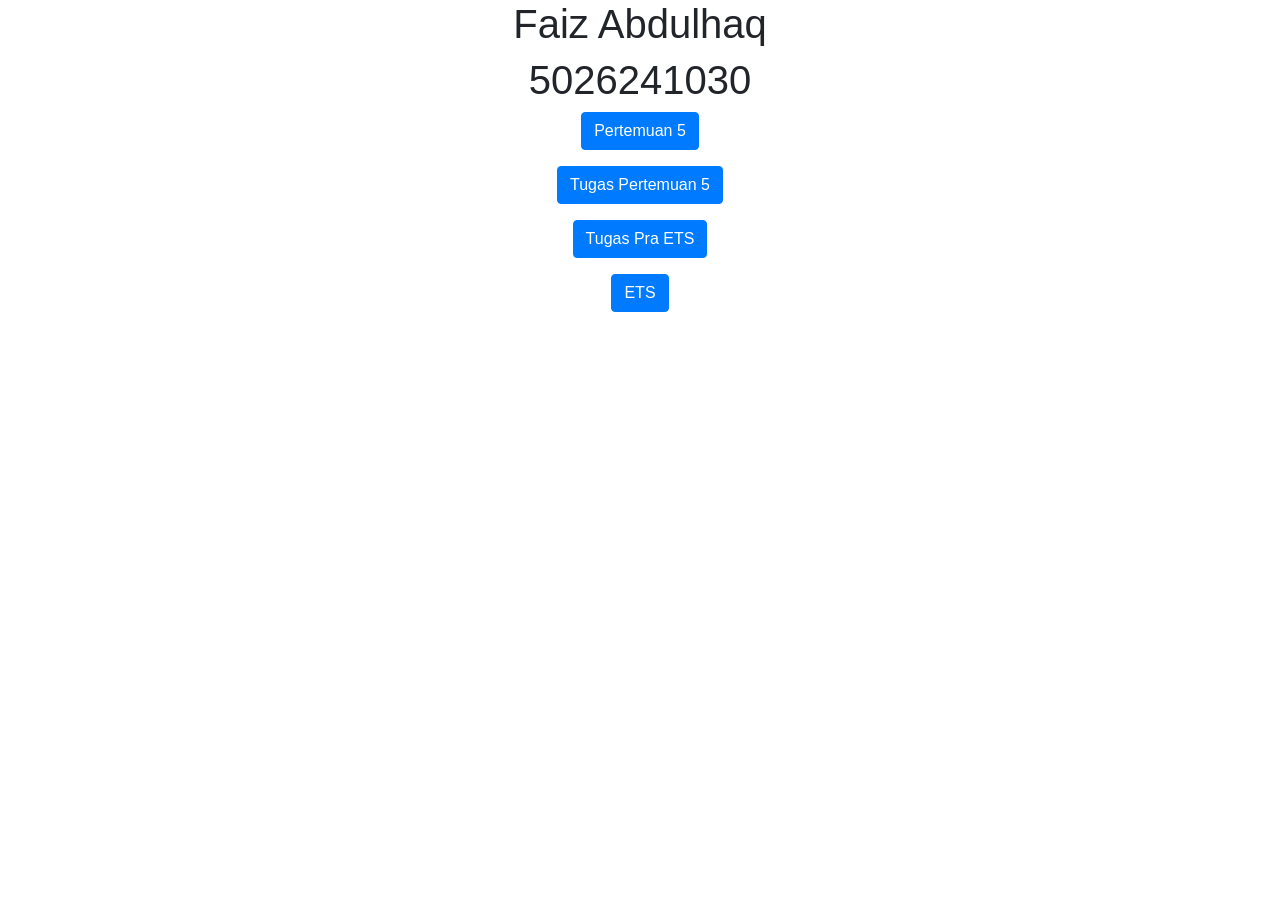
<file: index.html>
<!DOCTYPE html>
<html lang="en">
<head>
  <title>5026241030</title>
  <meta charset="utf-8">
  <meta name="viewport" content="width=device-width, initial-scale=1">
  <link rel="stylesheet" href="https://cdn.jsdelivr.net/npm/bootstrap@4.6.2/dist/css/bootstrap.min.css">
  <script src="https://cdn.jsdelivr.net/npm/jquery@3.7.1/dist/jquery.slim.min.js"></script>
  <script src="https://cdn.jsdelivr.net/npm/popper.js@1.16.1/dist/umd/popper.min.js"></script>
  <script src="https://cdn.jsdelivr.net/npm/bootstrap@4.6.2/dist/js/bootstrap.bundle.min.js"></script>
</head>

<body>

    <div class="container">
<center>
    <h1>Faiz Abdulhaq</h1>
    <h1>5026241030</h1>
    <p><a href="pertemuan5.html" target="_blank" class="btn btn-primary">Pertemuan 5</button></a><br></p>
    <p><a href="linktree.html" target="_blank" class="btn btn-primary">Tugas Pertemuan 5</button></a><br></p>
    <p><a href="tugas_ets.html" target="_blank" class="btn btn-primary">Tugas Pra ETS</button></a><br></p>
    <p><a href="5026241030.html" target="_blank" class="btn btn-primary">ETS</button></a></p>
</center>
    </div>

</body>

</html>
</file>
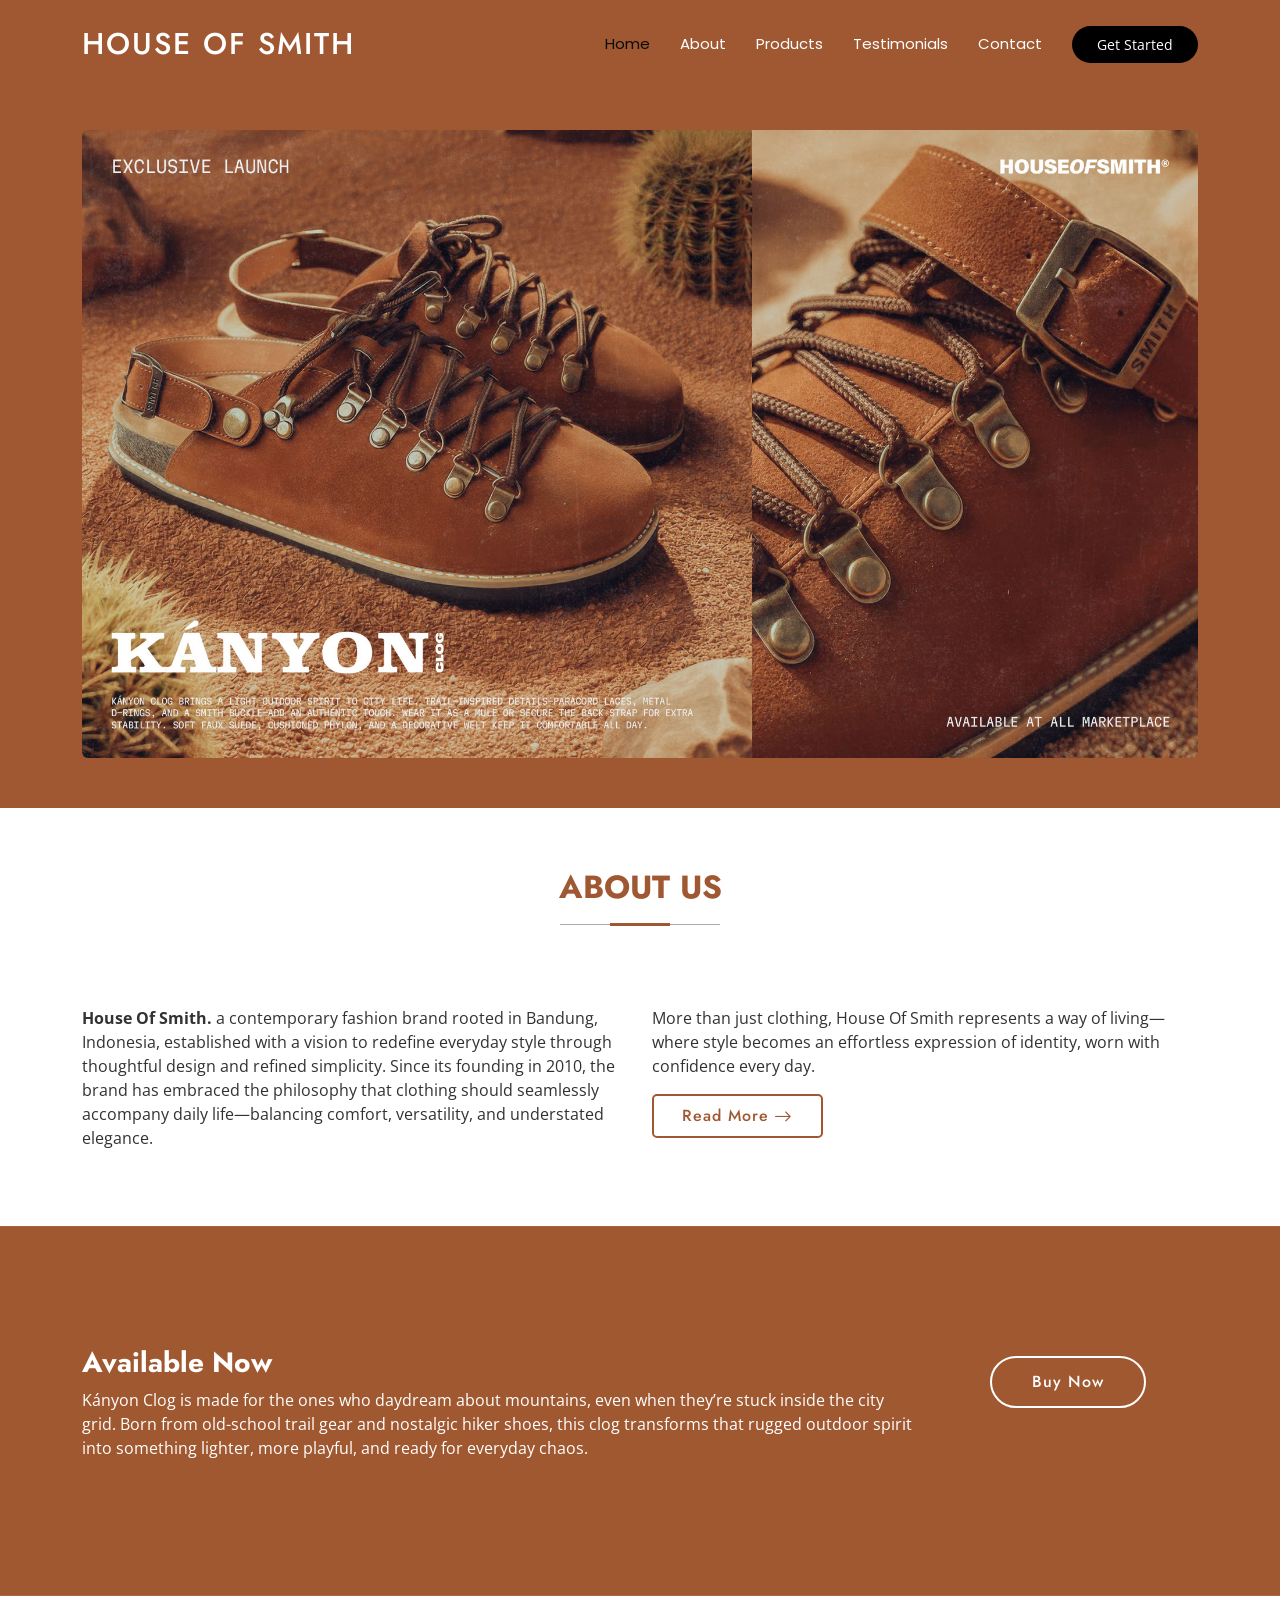
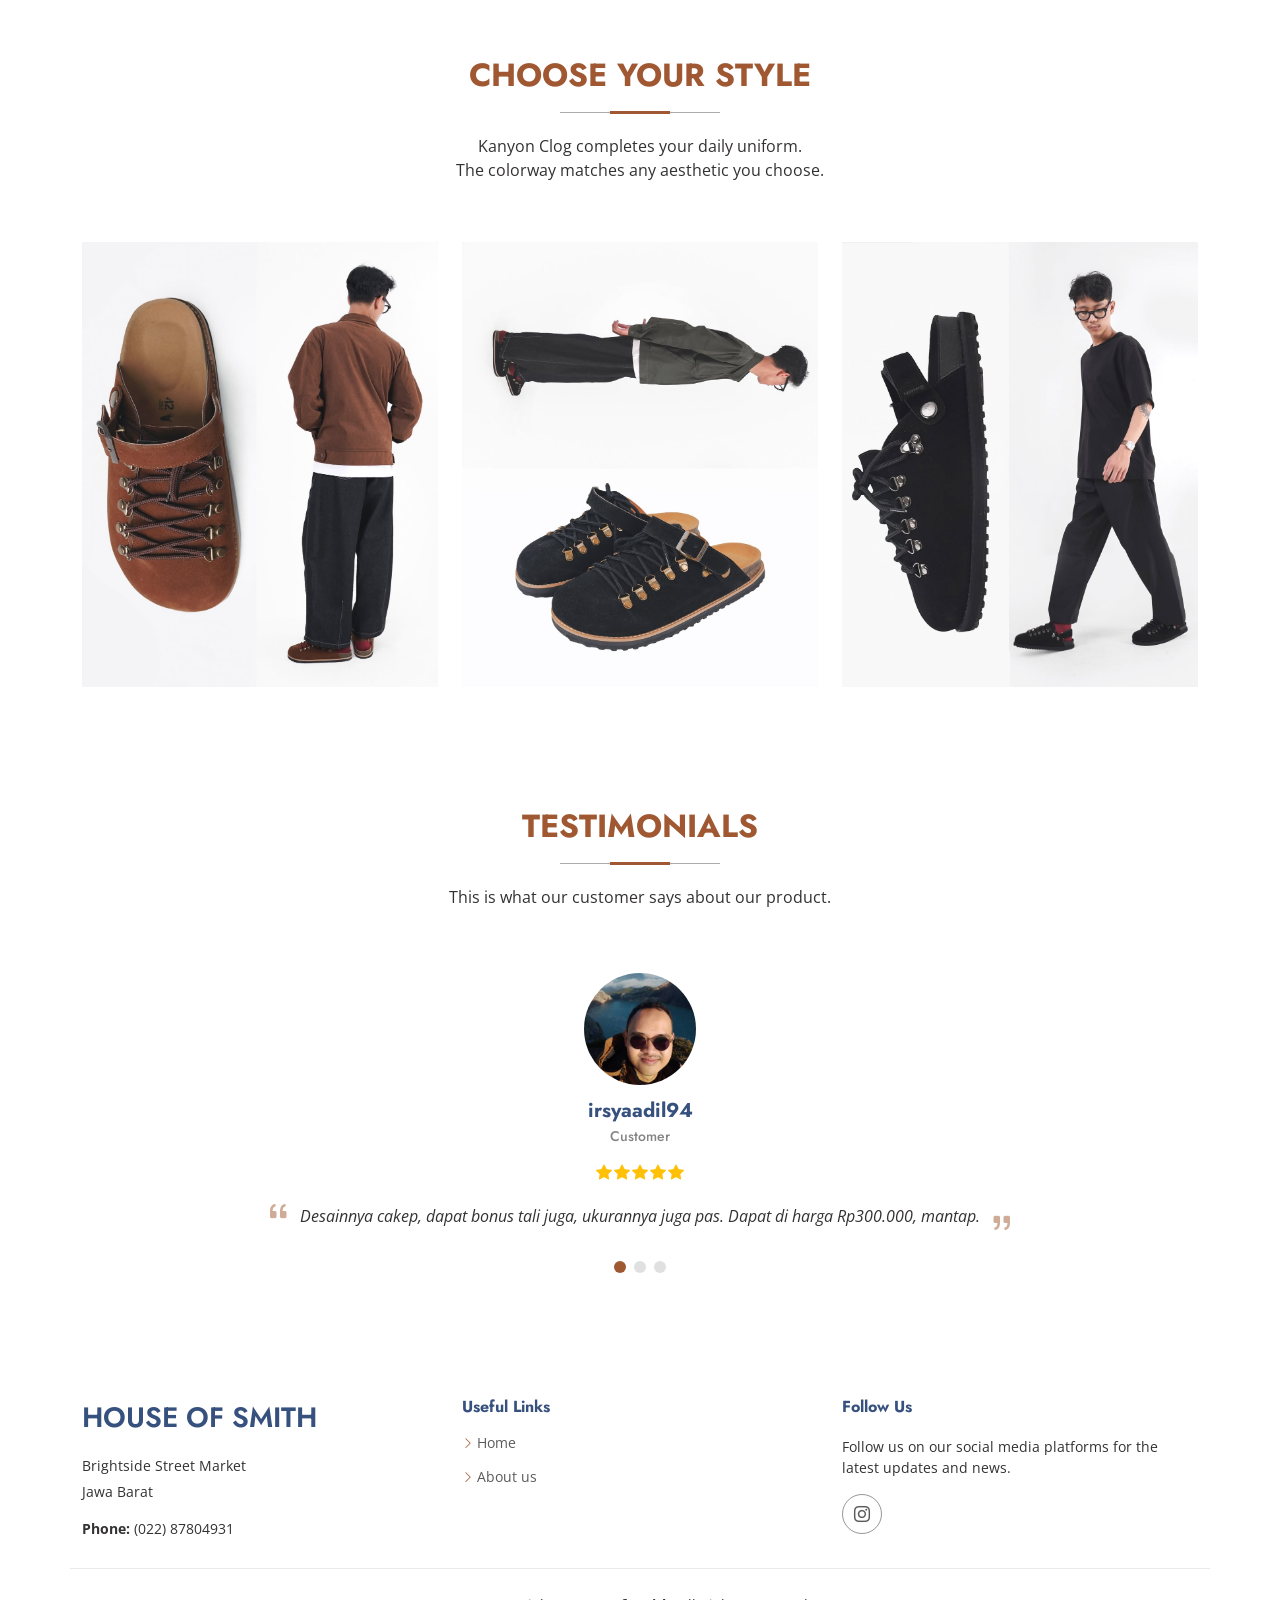
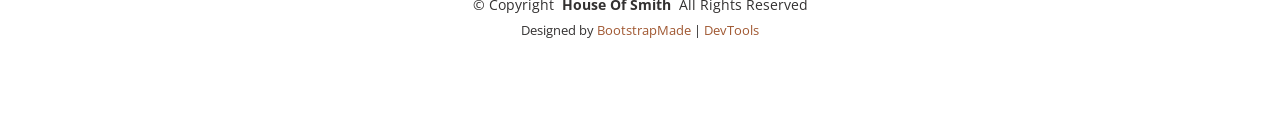
<file: tugas_ets.html>
<!DOCTYPE html>
<html lang="en">

<head>
  <meta charset="utf-8">
  <meta content="width=device-width, initial-scale=1.0" name="viewport">
  <title>House Of Smith</title>
  <meta name="description" content="">
  <meta name="keywords" content="">

  <!-- Favicons -->
  <link href="assetsIG/img/monkey2.0.png " rel="icon">
  <link href="assetsIG/img/apple-touch-icon.png" rel="apple-touch-icon">

  <!-- Fonts -->
  <link href="https://fonts.googleapis.com" rel="preconnect">
  <link href="https://fonts.gstatic.com" rel="preconnect" crossorigin>
  <link href="https://fonts.googleapis.com/css2?family=Open+Sans:ital,wght@0,300;0,400;0,500;0,600;0,700;0,800;1,300;1,400;1,500;1,600;1,700;1,800&family=Poppins:ital,wght@0,100;0,200;0,300;0,400;0,500;0,600;0,700;0,800;0,900;1,100;1,200;1,300;1,400;1,500;1,600;1,700;1,800;1,900&family=Jost:ital,wght@0,100;0,200;0,300;0,400;0,500;0,600;0,700;0,800;0,900;1,100;1,200;1,300;1,400;1,500;1,600;1,700;1,800;1,900&display=swap" rel="stylesheet">

  <!-- Vendor CSS Files -->
  <link href="assetsIG/vendor/bootstrap/css/bootstrap.min.css" rel="stylesheet">
  <link href="assetsIG/vendor/bootstrap-icons/bootstrap-icons.css" rel="stylesheet">
  <link href="assetsIG/vendor/aos/aos.css" rel="stylesheet">
  <link href="assetsIG/vendor/glightbox/css/glightbox.min.css" rel="stylesheet">
  <link href="assetsIG/vendor/swiper/swiper-bundle.min.css" rel="stylesheet">

  <!-- Main CSS File -->
  <link href="assetsIG/css/main.css" rel="stylesheet">

  <!-- =======================================================
  * Template Name: Arsha
  * Template URL: https://bootstrapmade.com/arsha-free-bootstrap-html-template-corporate/
  * Updated: Feb 22 2025 with Bootstrap v5.3.3
  * Author: BootstrapMade.com
  * License: https://bootstrapmade.com/license/
  ======================================================== -->
</head>

<body class="index-page">

  <header id="header" class="header d-flex align-items-center fixed-top">
    <div class="container-fluid container-xl position-relative d-flex align-items-center">

      <a href="index.html" class="logo d-flex align-items-center me-auto">
        <!-- Uncomment the line below if you also wish to use an image logo -->
        <!-- <img src="assets/img/logo.webp" alt=""> -->
        <h1 class="sitename">House Of Smith</h1>
      </a>

      <nav id="navmenu" class="navmenu">
        <ul>
          <li><a href="#hero" class="active">Home</a></li>
          <li><a href="#about">About</a></li>
          <li><a href="#portfolio">Products</a></li>
          <li><a href="#testimonials">Testimonials</a></li>
          </li>
          <li><a href="#footer">Contact</a></li>
        </ul>
        <i class="mobile-nav-toggle d-xl-none bi bi-list"></i>
      </nav>

      <a class="btn-getstarted" href="https://linktr.ee/houseofsmithbdg ">Get Started</a>

    </div>
  </header>

  <main class="main">

    <!-- Hero Section -->
    <section id="hero" class="hero section dark-background">

      <div class="container">
        <div class="row gy-4">
          <div class=" order-1 order-lg-2 hero-img " data-aos="zoom-out" data-aos-delay="200">
            <img src="assetsIG/img/sandal.png" class="img-fluid animated rounded" alt="">
          </div>
        </div>
      </div>

    </section><!-- /Hero Section -->

    <!-- About Section -->
    <section id="about" class="about section">

      <!-- Section Title -->
      <div class="container section-title" data-aos="fade-up">
        <h2>About Us</h2>
      </div><!-- End Section Title -->

      <div class="container">

        <div class="row gy-4">

          <div class="col-lg-6 content" data-aos="fade-up" data-aos-delay="100">
            <p>
              <b>House Of Smith.</b> a contemporary fashion brand rooted in Bandung, Indonesia, established with a vision to redefine everyday style through thoughtful design and refined simplicity. 
              Since its founding in 2010, the brand has embraced the philosophy that clothing should seamlessly accompany daily life—balancing comfort, versatility, and understated elegance.
            </p>
          </div>

          <div class="col-lg-6" data-aos="fade-up" data-aos-delay="200">
            <p>More than just clothing, House Of Smith represents a way of living—where style becomes an effortless expression of identity, worn with confidence every day.</p>
            <a href="https://houseofsmith.co.id/" class="read-more"><span>Read More</span><i class="bi bi-arrow-right"></i></a>
          </div>

        </div>

      </div>

    </section><!-- /About Section -->

    <section id="call-to-action" class="call-to-action section dark-background">

      <img src="assetsIG/img/bg/call.webp" alt="">

      <div class="container">

        <div class="row" data-aos="zoom-in" data-aos-delay="100">
          <div class="col-xl-9 text-center text-xl-start">
            <h3>Available Now</h3>
            <p>Kányon Clog is made for the ones who daydream about mountains, even when they’re stuck inside the city grid. Born from old-school trail gear and nostalgic hiker shoes, this clog transforms that rugged outdoor spirit into something lighter, more playful, and ready for everyday chaos.</div>
          <div class="col-xl-3 cta-btn-container text-center">
            <a class="cta-btn align-middle" href="https://houseofsmith.co.id/product/house-of-smith-sandal-clog-pria-kanyon-clog/">Buy Now</a>
          </div>
        </div>

      </div>

    </section><!-- /Call To Action Section -->

    <!-- Portfolio Section -->
    <section id="portfolio" class="portfolio section">

      <!-- Section Title -->
      <div class="container section-title" data-aos="fade-up">
        <h2>Choose Your Style</h2>
        <p>Kanyon Clog completes your daily uniform.</p>
         <p>The colorway matches any aesthetic you choose.</p>
      </div><!-- End Section Title -->

      <div class="container">

        <div class="isotope-layout" data-default-filter="*" data-layout="masonry" data-sort="original-order">


          <div class="row gy-4 isotope-container" data-aos="fade-up" data-aos-delay="200">

            <div class="col-lg-4 col-md-6 portfolio-item isotope-item filter-app">
              <img src="assetsIG/img/portfolio/kiri.webp" class="img-fluid" alt="">
              <div class="portfolio-info">
                <h4>Desert Camel</h4>
                <a href="assetsIG/img/portfolio/kiri.webp" title="Desert Camel" data-gallery="portfolio-gallery-app" class="glightbox preview-link"><i class="bi bi-zoom-in"></i></a>
                <a href="https://www.instagram.com/p/DXqiWY4Exql/?img_index=4" title="More Details" class="details-link"><i class="bi bi-link-45deg"></i></a>
              </div>
            </div><!-- End Portfolio Item -->

            <div class="col-lg-4 col-md-6 portfolio-item isotope-item filter-app">
              <img src="assetsIG/img/portfolio/kanan.webp" class="img-fluid" alt="">
              <div class="portfolio-info">
                <h4>Obsidian Black</h4>
                <a href="assetsIG/img/portfolio/kanan.webp" title="Obsidian Black" data-gallery="portfolio-gallery-app" class="glightbox preview-link"><i class="bi bi-zoom-in"></i></a>
                <a href="https://www.instagram.com/p/DXqiWY4Exql/?img_index=3" title="More Details" class="details-link"><i class="bi bi-link-45deg"></i></a>
              </div>
            </div><!-- End Portfolio Item -->

            <div class="col-lg-4 col-md-6 portfolio-item isotope-item filter-app">
              <img src="assetsIG/img/portfolio/tengah.webp" class="img-fluid" alt="">
              <div class="portfolio-info">
                <h4>Triple Black</h4>
                <a href="assetsIG/img/portfolio/tengah.webp" title="Triple Black" data-gallery="portfolio-gallery-app" class="glightbox preview-link"><i class="bi bi-zoom-in"></i></a>
                <a href="https://www.instagram.com/p/DXqiWY4Exql/?img_index=2" title="More Details" class="details-link"><i class="bi bi-link-45deg"></i></a>
              </div>
            </div><!-- End Portfolio Item -->


          </div><!-- End Portfolio Container -->

        </div>

      </div>

    </section><!-- /Portfolio Section -->

    <section id="testimonials" class="testimonials section">

      <!-- Section Title -->
      <div class="container section-title" data-aos="fade-up">
        <h2>Testimonials</h2>
        <p>This is what our customer says about our product.</p>
      </div><!-- End Section Title -->

      <div class="container" data-aos="fade-up" data-aos-delay="100">

        <div class="swiper init-swiper">
          <script type="application/json" class="swiper-config">
            {
              "loop": true,
              "speed": 600,
              "autoplay": {
                "delay": 5000
              },
              "slidesPerView": "auto",
              "pagination": {
                "el": ".swiper-pagination",
                "type": "bullets",
                "clickable": true
              }
            }
          </script>
          <div class="swiper-wrapper">

            <div class="swiper-slide">
              <div class="testimonial-item">
                <img src="assetsIG/img/irsyad.png" class="testimonial-img" alt="">
                <h3>irsyaadil94</h3>
                <h4>Customer</h4>
                <div class="stars">
                  <i class="bi bi-star-fill"></i><i class="bi bi-star-fill"></i><i class="bi bi-star-fill"></i><i class="bi bi-star-fill"></i><i class="bi bi-star-fill"></i>
                </div>
                <p>
                  <i class="bi bi-quote quote-icon-left"></i>
                  <span>Desainnya cakep, dapat bonus tali juga, ukurannya juga pas. Dapat di harga Rp300.000, mantap.</span>
                  <i class="bi bi-quote quote-icon-right"></i>
                </p>
              </div>
            </div><!-- End testimonial item -->

            <div class="swiper-slide">
              <div class="testimonial-item">
                <img src="assetsIG/img/person/customer2.png" class="testimonial-img" alt="">
                <h3>alif313dudung</h3>
                <h4>Customer</h4>
                <div class="stars">
                  <i class="bi bi-star-fill"></i><i class="bi bi-star-fill"></i><i class="bi bi-star-fill"></i><i class="bi bi-star-fill"></i><i class="bi bi-star-fill"></i>
                </div>
                <p>
                  <i class="bi bi-quote quote-icon-left"></i>
                  <span>Sendal yang pas buat dipakai santai, sepedaan, nongkrong, cocok untuk tampil keren</span>
                  <i class="bi bi-quote quote-icon-right"></i>
                </p>
              </div>
            </div><!-- End testimonial item -->

            <div class="swiper-slide">
              <div class="testimonial-item">
                <img src="assetsIG/img/person/customer3.png" class="testimonial-img" alt="">
                <h3>arifhidayatulloh351</h3>
                <h4>Customer</h4>
                <div class="stars">
                  <i class="bi bi-star-fill"></i><i class="bi bi-star-fill"></i><i class="bi bi-star-fill"></i><i class="bi bi-star-fill"></i><i class="bi bi-star-fill"></i>
                </div>
                <p>
                  <i class="bi bi-quote quote-icon-left"></i>
                  <span>Solusi terbaik kalo ngantor malas pakai sepatu tinggal pakai dan auto kalcer.</span>
                  <i class="bi bi-quote quote-icon-right"></i>
                </p>
              </div>
            </div><!-- End testimonial item -->


          </div>
          <div class="swiper-pagination"></div>
        </div>

      </div>

    </section><!-- /Testimonials Section -->


  </main>


  <footer id="footer" class="footer">

    <div class="container footer-top">
      <div class="row gy-4">
        <div class="col-lg-4 col-md-6 footer-about">
          <a href="index.html" class="d-flex align-items-center">
            <span class="sitename">House Of Smith</span>
          </a>
          <div class="footer-contact pt-3">
            <p>Brightside Street Market</p>
            <p>Jawa Barat</p>
            <p class="mt-3"><strong>Phone:</strong> <span>(022) 87804931</span></p>
          </div>
        </div>

        <div class="col-lg-2 col-md-3 footer-links">
          <h4>Useful Links</h4>
          <ul>
            <li><i class="bi bi-chevron-right"></i> <a href="#">Home</a></li>
            <li><i class="bi bi-chevron-right"></i> <a href="https://houseofsmith.co.id/">About us</a></li>
          </ul>
        </div>

        <div class="col-lg-2 col-md-3 footer-links">
        </div>

        <div class="col-lg-4 col-md-12">
          <h4>Follow Us</h4>
          <p>Follow us on our social media platforms for the latest updates and news.</p>
          <div class="social-links d-flex">
            <a href="https://www.instagram.com/houseofsmithbdg/"><i class="bi bi-instagram"></i></a>
          </div>
        </div>

      </div>
    </div>

    <div class="container copyright text-center mt-4">
      <p>© <span>Copyright</span> <strong class="px-1 sitename">House Of Smith</strong> <span>All Rights Reserved</span></p>
      <div class="credits">
        <!-- All the links in the footer should remain intact. -->
        <!-- You can delete the links only if you've purchased the pro version. -->
        <!-- Licensing information: https://bootstrapmade.com/license/ -->
        <!-- Purchase the pro version with working PHP/AJAX contact form: [buy-url] -->
        Designed by <a href="https://bootstrapmade.com/">BootstrapMade</a> | <a href="https://bootstrapmade.com/tools/">DevTools</a>
      </div>
    </div>

  </footer>
    <!-- Scroll Top -->
    <a href="#" id="scroll-top" class="scroll-top d-flex align-items-center justify-content-center"><i
            class="bi bi-arrow-up-short"></i></a>

  <!-- Preloader -->
  <div id="preloader"></div>

  <!-- Vendor JS Files -->
  <script src="assetsIG/vendor/bootstrap/js/bootstrap.bundle.min.js"></script>
  <script src="assetsIG/vendor/php-email-form/validate.js"></script>
  <script src="assetsIG/vendor/aos/aos.js"></script>
  <script src="assetsIG/vendor/glightbox/js/glightbox.min.js"></script>
  <script src="assetsIG/vendor/swiper/swiper-bundle.min.js"></script>
  <script src="assetsIG/vendor/waypoints/noframework.waypoints.js"></script>
  <script src="assetsIG/vendor/imagesloaded/imagesloaded.pkgd.min.js"></script>
  <script src="assetsIG/vendor/isotope-layout/isotope.pkgd.min.js"></script>

  <!-- Main JS File -->
  <script src="assetsIG/js/main.js"></script>

</body>

</html>
</file>
<file: assetsIG/css/main.css>
/**
* Template Name: Arsha
* Template URL: https://bootstrapmade.com/arsha-free-bootstrap-html-template-corporate/
* Updated: Feb 22 2025 with Bootstrap v5.3.3
* Author: BootstrapMade.com
* License: https://bootstrapmade.com/license/
*/

/*--------------------------------------------------------------
# Font & Color Variables
# Help: https://bootstrapmade.com/color-system/
--------------------------------------------------------------*/
/* Fonts */
:root {
  --default-font: "Open Sans",  system-ui, -apple-system, "Segoe UI", Roboto, "Helvetica Neue", Arial, "Noto Sans", "Liberation Sans", sans-serif, "Apple Color Emoji", "Segoe UI Emoji", "Segoe UI Symbol", "Noto Color Emoji";
  --heading-font: "Jost",  sans-serif;
  --nav-font: "Poppins",  sans-serif;
}

/* Global Colors - The following color variables are used throughout the website. Updating them here will change the color scheme of the entire website */
:root { 
  --background-color: #ffffff; /* Background color for the entire website, including individual sections */
  --default-color: #333131; /* Default color used for the majority of the text content across the entire website */
  --heading-color: #37517e; /* Color for headings, subheadings and title throughout the website */
  --accent-color: #A05832; /* Accent color that represents your brand on the website. It's used for buttons, links, and other elements that need to stand out */
  --surface-color: #ffffff; /* The surface color is used as a background of boxed elements within sections, such as cards, icon boxes, or other elements that require a visual separation from the global background. */
  --contrast-color: #000000; /* Contrast color for text, ensuring readability against backgrounds of accent, heading, or default colors. */
}

/* Nav Menu Colors - The following color variables are used specifically for the navigation menu. They are separate from the global colors to allow for more customization options */
:root {
  --nav-color: #ffffff;  /* The default color of the main navmenu links */
  --nav-hover-color: #0a0a0a; /* Applied to main navmenu links when they are hovered over or active */
  --nav-mobile-background-color: #000000; /* Used as the background color for mobile navigation menu */
  --nav-dropdown-background-color: #ffffff; /* Used as the background color for dropdown items that appear when hovering over primary navigation items */
  --nav-dropdown-color: #444444; /* Used for navigation links of the dropdown items in the navigation menu. */
  --nav-dropdown-hover-color: #47b2e4; /* Similar to --nav-hover-color, this color is applied to dropdown navigation links when they are hovered over. */
}

/* Color Presets - These classes override global colors when applied to any section or element, providing reuse of the sam color scheme. */

.light-background {
  --background-color: #f5f6f8;
  --surface-color: #ffffff;
}

.dark-background {
  --background-color: #A05832;
  --default-color: #ffffff;
  --heading-color: #ffffff;
  --surface-color: #A05832;
  --contrast-color: #ffffff;
}

/* Smooth scroll */
:root {
  scroll-behavior: smooth;
}

/*--------------------------------------------------------------
# General Styling & Shared Classes
--------------------------------------------------------------*/
body {
  color: var(--default-color);
  background-color: var(--background-color);
  font-family: var(--default-font);
}

a {
  color: var(--accent-color);
  text-decoration: none;
  transition: 0.3s;
}

a:hover {
  color: color-mix(in srgb, var(--accent-color), transparent 25%);
  text-decoration: none;
}

h1,
h2,
h3,
h4,
h5,
h6 {
  color: var(--heading-color);
  font-family: var(--heading-font);
}

/* PHP Email Form Messages
------------------------------*/
.php-email-form .error-message {
  display: none;
  background: #df1529;
  color: #ffffff;
  text-align: left;
  padding: 15px;
  margin-bottom: 24px;
  font-weight: 600;
}

.php-email-form .sent-message {
  display: none;
  color: #ffffff;
  background: #059652;
  text-align: center;
  padding: 15px;
  margin-bottom: 24px;
  font-weight: 600;
}

.php-email-form .loading {
  display: none;
  background: var(--surface-color);
  text-align: center;
  padding: 15px;
  margin-bottom: 24px;
}

.php-email-form .loading:before {
  content: "";
  display: inline-block;
  border-radius: 50%;
  width: 24px;
  height: 24px;
  margin: 0 10px -6px 0;
  border: 3px solid var(--accent-color);
  border-top-color: var(--surface-color);
  animation: php-email-form-loading 1s linear infinite;
}

@keyframes php-email-form-loading {
  0% {
    transform: rotate(0deg);
  }

  100% {
    transform: rotate(360deg);
  }
}

/*--------------------------------------------------------------
# Global Header
--------------------------------------------------------------*/
.header {
  --background-color: #3d4d6a;
  --heading-color: #ffffff;
  color: var(--default-color);
  background-color: var(--background-color);
  padding: 15px 0;
  transition: all 0.5s;
  z-index: 997;
}

.header .logo {
  line-height: 1;
}

.header .logo img {
  max-height: 36px;
  margin-right: 8px;
}

.header .logo h1 {
  font-size: 30px;
  margin: 0;
  font-weight: 500;
  color: var(--heading-color);
  letter-spacing: 2px;
  text-transform: uppercase;
}

.header .btn-getstarted,
.header .btn-getstarted:focus {
  color:  #ffffff;
  background: #000000;
  font-size: 14px;
  padding: 8px 25px;
  margin: 0 0 0 30px;
  border-radius: 50px;
  transition: 0.3s;
}

.header .btn-getstarted:hover,
.header .btn-getstarted:focus:hover {
  color: var(--contrast-color);
  background: color-mix(in srgb, var(--accent-color), transparent 15%);
}

@media (max-width: 1200px) {
  .header .logo {
    order: 1;
  }

  .header .btn-getstarted {
    order: 2;
    margin: 0 15px 0 0;
    padding: 6px 15px;
  }

  .header .navmenu {
    order: 3;
  }
}

/* Index Page Header
------------------------------*/
.index-page .header {
  --background-color: rgb(160, 88, 50);
  --heading-color: #ffffff;
  --nav-color: #ffffff;
}

/* Index Page Header on Scroll
------------------------------*/
.index-page.scrolled .header {
  --background-color: rgba(14, 14, 14, 0.9);
}

/*--------------------------------------------------------------
# Navigation Menu
--------------------------------------------------------------*/
/* Desktop Navigation */
@media (min-width: 1200px) {
  .navmenu {
    padding: 0;
  }

  .navmenu ul {
    margin: 0;
    padding: 0;
    display: flex;
    list-style: none;
    align-items: center;
  }

  .navmenu li {
    position: relative;
  }

  .navmenu a,
  .navmenu a:focus {
    color: var(--nav-color);
    padding: 18px 15px;
    font-size: 15px;
    font-family: var(--nav-font);
    font-weight: 400;
    display: flex;
    align-items: center;
    justify-content: space-between;
    white-space: nowrap;
    transition: 0.3s;
  }

  .navmenu a i,
  .navmenu a:focus i {
    font-size: 12px;
    line-height: 0;
    margin-left: 5px;
    transition: 0.3s;
  }

  .navmenu li:last-child a {
    padding-right: 0;
  }

  .navmenu li:hover>a,
  .navmenu .active,
  .navmenu .active:focus {
    color: var(--nav-hover-color);
  }

  .navmenu .dropdown ul {
    margin: 0;
    padding: 10px 0;
    background: var(--nav-dropdown-background-color);
    display: block;
    position: absolute;
    visibility: hidden;
    left: 14px;
    top: 130%;
    opacity: 0;
    transition: 0.3s;
    border-radius: 4px;
    z-index: 99;
    box-shadow: 0px 0px 30px rgba(0, 0, 0, 0.1);
  }

  .navmenu .dropdown ul li {
    min-width: 200px;
  }

  .navmenu .dropdown ul a {
    padding: 10px 20px;
    font-size: 15px;
    text-transform: none;
    color: var(--nav-dropdown-color);
  }

  .navmenu .dropdown ul a i {
    font-size: 12px;
  }

  .navmenu .dropdown ul a:hover,
  .navmenu .dropdown ul .active:hover,
  .navmenu .dropdown ul li:hover>a {
    color: var(--nav-dropdown-hover-color);
  }

  .navmenu .dropdown:hover>ul {
    opacity: 1;
    top: 100%;
    visibility: visible;
  }

  .navmenu .dropdown .dropdown ul {
    top: 0;
    left: -90%;
    visibility: hidden;
  }

  .navmenu .dropdown .dropdown:hover>ul {
    opacity: 1;
    top: 0;
    left: -100%;
    visibility: visible;
  }

  .navmenu .megamenu {
    position: static;
  }

  .navmenu .megamenu ul {
    margin: 0;
    padding: 10px;
    background: var(--nav-dropdown-background-color);
    box-shadow: 0px 0px 20px rgba(0, 0, 0, 0.1);
    position: absolute;
    top: 130%;
    left: 0;
    right: 0;
    visibility: hidden;
    opacity: 0;
    display: flex;
    transition: 0.3s;
    border-radius: 4px;
    z-index: 99;
  }

  .navmenu .megamenu ul li {
    flex: 1;
  }

  .navmenu .megamenu ul li a,
  .navmenu .megamenu ul li:hover>a {
    padding: 10px 20px;
    font-size: 15px;
    color: var(--nav-dropdown-color);
  }

  .navmenu .megamenu ul li a:hover,
  .navmenu .megamenu ul li .active,
  .navmenu .megamenu ul li .active:hover {
    color: var(--nav-dropdown-hover-color);
  }

  .navmenu .megamenu:hover>ul {
    opacity: 1;
    top: 100%;
    visibility: visible;
  }

  .navmenu .dd-box-shadow {
    box-shadow: 0px 0px 30px rgba(0, 0, 0, 0.1);
  }
}

/* Mobile Navigation */
@media (max-width: 1199px) {
  .mobile-nav-toggle {
    color: var(--nav-color);
    font-size: 28px;
    line-height: 0;
    margin-right: 10px;
    cursor: pointer;
    transition: color 0.3s;
  }

  .navmenu {
    padding: 0;
    z-index: 9997;
  }

  .navmenu ul {
    display: none;
    list-style: none;
    position: absolute;
    inset: 60px 20px 20px 20px;
    padding: 10px 0;
    margin: 0;
    border-radius: 6px;
    background-color: var(--nav-mobile-background-color);
    overflow-y: auto;
    transition: 0.3s;
    z-index: 9998;
    box-shadow: 0px 0px 30px rgba(0, 0, 0, 0.1);
  }

  .navmenu a,
  .navmenu a:focus {
    color: var(--nav-dropdown-color);
    padding: 10px 20px;
    font-family: var(--nav-font);
    font-size: 17px;
    font-weight: 500;
    display: flex;
    align-items: center;
    justify-content: space-between;
    white-space: nowrap;
    transition: 0.3s;
  }

  .navmenu a i,
  .navmenu a:focus i {
    font-size: 12px;
    line-height: 0;
    margin-left: 5px;
    width: 30px;
    height: 30px;
    display: flex;
    align-items: center;
    justify-content: center;
    border-radius: 50%;
    transition: 0.3s;
    background-color: color-mix(in srgb, var(--accent-color), transparent 90%);
  }

  .navmenu a i:hover,
  .navmenu a:focus i:hover {
    background-color: var(--accent-color);
    color: var(--contrast-color);
  }

  .navmenu a:hover,
  .navmenu .active,
  .navmenu .active:focus {
    color: var(--nav-dropdown-hover-color);
  }

  .navmenu .active i,
  .navmenu .active:focus i {
    background-color: var(--accent-color);
    color: var(--contrast-color);
    transform: rotate(180deg);
  }

  .navmenu .dropdown ul {
    position: static;
    display: none;
    z-index: 99;
    padding: 10px 0;
    margin: 10px 20px;
    background-color: var(--nav-dropdown-background-color);
    border: 1px solid color-mix(in srgb, var(--default-color), transparent 90%);
    box-shadow: none;
    transition: all 0.5s ease-in-out;
  }

  .navmenu .dropdown ul ul {
    background-color: rgba(33, 37, 41, 0.1);
  }

  .navmenu .dropdown>.dropdown-active {
    display: block;
    background-color: rgba(33, 37, 41, 0.03);
  }

  .mobile-nav-active {
    overflow: hidden;
  }

  .mobile-nav-active .mobile-nav-toggle {
    color: #fff;
    position: absolute;
    font-size: 32px;
    top: 15px;
    right: 15px;
    margin-right: 0;
    z-index: 9999;
  }

  .mobile-nav-active .navmenu {
    position: fixed;
    overflow: hidden;
    inset: 0;
    background: rgba(33, 37, 41, 0.8);
    transition: 0.3s;
  }

  .mobile-nav-active .navmenu>ul {
    display: block;
  }
}

/*--------------------------------------------------------------
# Global Footer
--------------------------------------------------------------*/
.footer {
  color: var(--default-color);
  background-color: var(--background-color);
  font-size: 14px;
  padding-bottom: 50px;
  position: relative;
}

.footer .footer-newsletter {
  background-color: color-mix(in srgb, var(--heading-color), transparent 95%);
  padding: 50px 0;
}

.footer .footer-newsletter h4 {
  font-size: 24px;
}

.footer .footer-newsletter .newsletter-form {
  margin-top: 30px;
  margin-bottom: 15px;
  padding: 6px 8px;
  position: relative;
  background-color: color-mix(in srgb, var(--background-color), transparent 50%);
  border: 1px solid color-mix(in srgb, var(--default-color), transparent 90%);
  box-shadow: 0px 2px 25px rgba(0, 0, 0, 0.1);
  display: flex;
  transition: 0.3s;
  border-radius: 50px;
}

.footer .footer-newsletter .newsletter-form:focus-within {
  border-color: var(--accent-color);
}

.footer .footer-newsletter .newsletter-form input[type=email] {
  border: 0;
  padding: 4px;
  width: 100%;
  background-color: color-mix(in srgb, var(--background-color), transparent 50%);
  color: var(--default-color);
}

.footer .footer-newsletter .newsletter-form input[type=email]:focus-visible {
  outline: none;
}

.footer .footer-newsletter .newsletter-form input[type=submit] {
  border: 0;
  font-size: 16px;
  padding: 0 20px;
  margin: -7px -8px -7px 0;
  background: var(--accent-color);
  color: var(--contrast-color);
  transition: 0.3s;
  border-radius: 50px;
}

.footer .footer-newsletter .newsletter-form input[type=submit]:hover {
  background: color-mix(in srgb, var(--accent-color), transparent 20%);
}

.footer .footer-top {
  padding-top: 50px;
}

.footer .social-links a {
  display: flex;
  align-items: center;
  justify-content: center;
  width: 40px;
  height: 40px;
  border-radius: 50%;
  border: 1px solid color-mix(in srgb, var(--default-color), transparent 50%);
  font-size: 16px;
  color: color-mix(in srgb, var(--default-color), transparent 20%);
  margin-right: 10px;
  transition: 0.3s;
}

.footer .social-links a:hover {
  color: var(--accent-color);
  border-color: var(--accent-color);
}

.footer h4 {
  font-size: 16px;
  font-weight: bold;
  position: relative;
  padding-bottom: 12px;
}

.footer .footer-links {
  margin-bottom: 30px;
}

.footer .footer-links ul {
  list-style: none;
  padding: 0;
  margin: 0;
}

.footer .footer-links ul i {
  margin-right: 3px;
  font-size: 12px;
  line-height: 0;
  color: var(--accent-color);
}

.footer .footer-links ul li {
  padding: 10px 0;
  display: flex;
  align-items: center;
}

.footer .footer-links ul li:first-child {
  padding-top: 0;
}

.footer .footer-links ul a {
  display: inline-block;
  color: color-mix(in srgb, var(--default-color), transparent 20%);
  line-height: 1;
}

.footer .footer-links ul a:hover {
  color: var(--accent-color);
}

.footer .footer-about a {
  color: var(--heading-color);
  font-size: 28px;
  font-weight: 600;
  text-transform: uppercase;
  font-family: var(--heading-font);
}

.footer .footer-contact p {
  margin-bottom: 5px;
}

.footer .copyright {
  padding-top: 25px;
  padding-bottom: 25px;
  border-top: 1px solid color-mix(in srgb, var(--default-color), transparent 90%);
}

.footer .copyright p {
  margin-bottom: 0;
}

.footer .credits {
  margin-top: 6px;
  font-size: 13px;
}

/*--------------------------------------------------------------
# Preloader
--------------------------------------------------------------*/
#preloader {
  position: fixed;
  inset: 0;
  z-index: 999999;
  overflow: hidden;
  background: var(--background-color);
  transition: all 0.6s ease-out;
}

#preloader:before {
  content: "";
  position: fixed;
  top: calc(50% - 30px);
  left: calc(50% - 30px);
  border: 6px solid #ffffff;
  border-color: var(--accent-color) transparent var(--accent-color) transparent;
  border-radius: 50%;
  width: 60px;
  height: 60px;
  animation: animate-preloader 1.5s linear infinite;
}

@keyframes animate-preloader {
  0% {
    transform: rotate(0deg);
  }

  100% {
    transform: rotate(360deg);
  }
}

/*--------------------------------------------------------------
# Scroll Top Button
--------------------------------------------------------------*/
.scroll-top {
  position: fixed;
  visibility: hidden;
  opacity: 0;
  right: 15px;
  bottom: -15px;
  z-index: 99999;
  background-color: var(--accent-color);
  width: 44px;
  height: 44px;
  border-radius: 50px;
  transition: all 0.4s;
}

.scroll-top i {
  font-size: 24px;
  color: var(--contrast-color);
  line-height: 0;
}

.scroll-top:hover {
  background-color: color-mix(in srgb, var(--accent-color), transparent 20%);
  color: var(--contrast-color);
}

.scroll-top.active {
  visibility: visible;
  opacity: 1;
  bottom: 15px;
}

/*--------------------------------------------------------------
# Disable aos animation delay on mobile devices
--------------------------------------------------------------*/
@media screen and (max-width: 768px) {
  [data-aos-delay] {
    transition-delay: 0 !important;
  }
}

/*--------------------------------------------------------------
# Global Page Titles & Breadcrumbs
--------------------------------------------------------------*/
.page-title {
  --background-color: color-mix(in srgb, var(--default-color), transparent 96%);
  color: var(--default-color);
  background-color: var(--background-color);
  padding: 20px 0;
  position: relative;
}

.page-title h1 {
  font-size: 28px;
  font-weight: 700;
  margin: 0;
}

.page-title .breadcrumbs ol {
  display: flex;
  flex-wrap: wrap;
  list-style: none;
  padding: 0 0 10px 0;
  margin: 0;
  font-size: 14px;
}

.page-title .breadcrumbs ol li+li {
  padding-left: 10px;
}

.page-title .breadcrumbs ol li+li::before {
  content: "/";
  display: inline-block;
  padding-right: 10px;
  color: color-mix(in srgb, var(--default-color), transparent 70%);
}

/*--------------------------------------------------------------
# Global Sections
--------------------------------------------------------------*/
section,
.section {
  color: var(--default-color);
  background-color: var(--background-color);
  padding: 60px 0;
  scroll-margin-top: 88px;
  overflow: clip;
}

@media (max-width: 1199px) {

  section,
  .section {
    scroll-margin-top: 66px;
  }
}

/*--------------------------------------------------------------
# Global Section Titles
--------------------------------------------------------------*/
.section-title {
  text-align: center;
  padding-bottom: 60px;
  position: relative;
}

.section-title h2 {
  color: var(--accent-color);
  font-size: 32px;
  font-weight: 700;
  margin-bottom: 20px;
  padding-bottom: 20px;
  text-transform: uppercase;
  position: relative;
}

.section-title h2:before {
  content: "";
  position: absolute;
  display: block;
  width: 160px;
  height: 1px;
  background: color-mix(in srgb, var(--default-color), transparent 60%);
  left: 0;
  right: 0;
  bottom: 1px;
  margin: auto;
}

.section-title h2::after {
  content: "";
  position: absolute;
  display: block;
  width: 60px;
  height: 3px;
  background: var(--accent-color);
  left: 0;
  right: 0;
  bottom: 0;
  margin: auto;
}

.section-title p {
  margin-bottom: 0;
}

/*--------------------------------------------------------------
# Hero Section
--------------------------------------------------------------*/
.hero {
  width: 100%;
  min-height: 80vh;
  position: relative;
  padding: 120px 0 60px 0;
  display: flex;
  align-items: center;
}

.hero h1 {
  margin: 0;
  font-size: 48px;
  font-weight: 700;
  line-height: 56px;
}

.hero p {
  color: color-mix(in srgb, var(--default-color), transparent 30%);
  margin: 5px 0 30px 0;
  font-size: 22px;
  line-height: 1.3;
  font-weight: 600;
}

.hero .btn-get-started {
  color: var(--contrast-color);
  background: var(--accent-color);
  font-family: var(--heading-font);
  font-weight: 500;
  font-size: 15px;
  letter-spacing: 1px;
  display: inline-block;
  padding: 10px 28px 12px 28px;
  border-radius: 50px;
  transition: 0.5s;
}

.hero .btn-get-started:hover {
  color: var(--contrast-color);
  background: color-mix(in srgb, var(--accent-color), transparent 15%);
}

.hero .btn-watch-video {
  font-size: 16px;
  transition: 0.5s;
  margin-left: 25px;
  color: var(--default-color);
  font-weight: 600;
}

.hero .btn-watch-video i {
  color: var(--contrast-color);
  font-size: 32px;
  transition: 0.3s;
  line-height: 0;
  margin-right: 8px;
}

.hero .btn-watch-video:hover {
  color: var(--accent-color);
}

.hero .btn-watch-video:hover i {
  color: color-mix(in srgb, var(--accent-color), transparent 15%);
}

.hero .animated {
  animation: up-down 2s ease-in-out infinite alternate-reverse both;
}

@media (max-width: 640px) {
  .hero h1 {
    font-size: 28px;
    line-height: 36px;
  }

  .hero p {
    font-size: 18px;
    line-height: 24px;
    margin-bottom: 30px;
  }

  .hero .btn-get-started,
  .hero .btn-watch-video {
    font-size: 13px;
  }
}

@keyframes up-down {
  0% {
    transform: translateY(10px);
  }

  100% {
    transform: translateY(-10px);
  }
}

/*--------------------------------------------------------------
# Clients Section
--------------------------------------------------------------*/
.clients {
  padding: 12px 0;
}

.clients .swiper {
  padding: 10px 0;
}

.clients .swiper-wrapper {
  height: auto;
}

.clients .swiper-slide img {
  transition: 0.3s;
  padding: 0 10px;
}

.clients .swiper-slide img:hover {
  transform: scale(1.1);
}

/*--------------------------------------------------------------
# About Section
--------------------------------------------------------------*/
.about ul {
  list-style: none;
  padding: 0;
}

.about ul li {
  padding-bottom: 5px;
  display: flex;
  align-items: center;
}

.about ul i {
  font-size: 20px;
  padding-right: 4px;
  color: var(--accent-color);
}

.about .read-more {
  color: var(--accent-color);
  font-family: var(--heading-font);
  font-weight: 500;
  font-size: 16px;
  letter-spacing: 1px;
  padding: 8px 28px;
  border-radius: 5px;
  transition: 0.3s;
  display: inline-flex;
  align-items: center;
  justify-content: center;
  border: 2px solid var(--accent-color);
}

.about .read-more i {
  font-size: 18px;
  margin-left: 5px;
  line-height: 0;
  transition: 0.3s;
}

.about .read-more:hover {
  background: var(--accent-color);
  color: var(--contrast-color);
}

.about .read-more:hover i {
  transform: translate(5px, 0);
}

/*--------------------------------------------------------------
# Why Us Section
--------------------------------------------------------------*/
.why-us {
  padding: 30px 0;
}

.why-us .content h3 {
  font-weight: 400;
  font-size: 34px;
}

.why-us .content p {
  color: color-mix(in srgb, var(--default-color), transparent 30%);
}

.why-us .faq-container .faq-item {
  background-color: var(--surface-color);
  position: relative;
  padding: 20px;
  margin-bottom: 20px;
  box-shadow: 0px 5px 25px 0px rgba(0, 0, 0, 0.1);
  overflow: hidden;
}

.why-us .faq-container .faq-item:last-child {
  margin-bottom: 0;
}

.why-us .faq-container .faq-item h3 {
  font-weight: 500;
  font-size: 17px;
  line-height: 24px;
  margin: 0 30px 0 0;
  transition: 0.3s;
  cursor: pointer;
}

.why-us .faq-container .faq-item h3 span {
  color: var(--accent-color);
  padding-right: 5px;
  font-weight: 600;
}

.why-us .faq-container .faq-item h3:hover {
  color: var(--accent-color);
}

.why-us .faq-container .faq-item .faq-content {
  display: grid;
  grid-template-rows: 0fr;
  transition: 0.3s ease-in-out;
  visibility: hidden;
  opacity: 0;
}

.why-us .faq-container .faq-item .faq-content p {
  margin-bottom: 0;
  overflow: hidden;
}

.why-us .faq-container .faq-item .faq-icon {
  position: absolute;
  top: 22px;
  left: 20px;
  font-size: 22px;
  line-height: 0;
  transition: 0.3s;
  color: var(--accent-color);
}

.why-us .faq-container .faq-item .faq-toggle {
  position: absolute;
  top: 20px;
  right: 20px;
  font-size: 16px;
  line-height: 0;
  transition: 0.3s;
  cursor: pointer;
}

.why-us .faq-container .faq-item .faq-toggle:hover {
  color: var(--accent-color);
}

.why-us .faq-container .faq-active h3 {
  color: var(--accent-color);
}

.why-us .faq-container .faq-active .faq-content {
  grid-template-rows: 1fr;
  visibility: visible;
  opacity: 1;
  padding-top: 10px;
}

.why-us .faq-container .faq-active .faq-toggle {
  transform: rotate(90deg);
  color: var(--accent-color);
}

.why-us .why-us-img {
  display: flex;
  align-items: center;
  justify-content: center;
}

.why-us .why-us-img img {
  max-height: 70%;
}

/*--------------------------------------------------------------
# Skills Section
--------------------------------------------------------------*/
.skills .content h3 {
  font-size: 2rem;
  font-weight: 700;
}

.skills .content p {
  color: color-mix(in srgb, var(--default-color), transparent 30%);
}

.skills .content p:last-child {
  margin-bottom: 0;
}

.skills .content ul {
  list-style: none;
  padding: 0;
}

.skills .content ul li {
  padding-bottom: 10px;
}

.skills .progress {
  height: 60px;
  display: block;
  background: none;
  border-radius: 0;
}

.skills .progress .skill {
  color: var(--default-color);
  padding: 0;
  margin: 0 0 6px 0;
  text-transform: uppercase;
  display: block;
  font-weight: 600;
  font-family: var(--heading-font);
}

.skills .progress .skill .val {
  float: right;
  font-style: normal;
}

.skills .progress-bar-wrap {
  background: color-mix(in srgb, var(--heading-color), transparent 90%);
  height: 10px;
}

.skills .progress-bar {
  width: 1px;
  height: 10px;
  transition: 0.9s;
  background-color: var(--heading-color);
}

/*--------------------------------------------------------------
# Services Section
--------------------------------------------------------------*/
.services .service-item {
  background-color: var(--surface-color);
  box-shadow: 0px 5px 90px 0px rgba(0, 0, 0, 0.1);
  padding: 50px 30px;
  transition: all ease-in-out 0.4s;
  height: 100%;
}

.services .service-item .icon {
  margin-bottom: 10px;
}

.services .service-item .icon i {
  color: var(--accent-color);
  font-size: 36px;
  transition: 0.3s;
}

.services .service-item h4 {
  font-weight: 700;
  margin-bottom: 15px;
  font-size: 20px;
}

.services .service-item h4 a {
  color: var(--heading-color);
  transition: ease-in-out 0.3s;
}

.services .service-item p {
  line-height: 24px;
  font-size: 14px;
  margin-bottom: 0;
}

.services .service-item:hover {
  transform: translateY(-10px);
}

.services .service-item:hover h4 a {
  color: var(--accent-color);
}

/*--------------------------------------------------------------
# Work Process Section
--------------------------------------------------------------*/
.work-process .steps-item {
  background: var(--surface-color);
  border-radius: 20px;
  height: 100%;
  transition: all 0.3s ease-in-out;
  box-shadow: 0 5px 20px color-mix(in srgb, var(--default-color), transparent 92%);
}

.work-process .steps-item .steps-image {
  border-radius: 20px 20px 0 0;
  overflow: hidden;
}

.work-process .steps-item:hover {
  transform: translateY(-10px);
  box-shadow: 0 15px 30px color-mix(in srgb, var(--accent-color), transparent 85%);
}

.work-process .steps-item:hover .steps-number {
  background: var(--accent-color);
  color: var(--contrast-color);
}

.work-process .steps-item:hover .steps-image img {
  transform: scale(1.1);
}

.work-process .steps-image {
  position: relative;
  height: 280px;
}

.work-process .steps-image img {
  width: 100%;
  height: 100%;
  object-fit: cover;
  transition: transform 0.6s ease;
}

.work-process .steps-content {
  position: relative;
  padding: 40px 30px 30px;
}

.work-process .steps-content .steps-number {
  position: absolute;
  left: 30px;
  top: -30px;
  width: 60px;
  height: 60px;
  background: var(--accent-color);
  color: var(--contrast-color);
  border-radius: 50%;
  font-family: var(--heading-font);
  font-size: 24px;
  font-weight: 700;
  display: flex;
  align-items: center;
  justify-content: center;
  transition: all 0.3s ease-in-out;
}

.work-process .steps-content h3 {
  font-size: 24px;
  font-weight: 700;
  margin-bottom: 15px;
}

.work-process .steps-content p {
  font-size: 15px;
  color: color-mix(in srgb, var(--default-color), transparent 20%);
  margin-bottom: 25px;
}

.work-process .steps-features .feature-item {
  display: flex;
  align-items: center;
  margin-bottom: 12px;
}

.work-process .steps-features .feature-item:last-child {
  margin-bottom: 0;
}

.work-process .steps-features .feature-item i {
  color: var(--accent-color);
  font-size: 18px;
  margin-right: 10px;
}

.work-process .steps-features .feature-item span {
  font-size: 14px;
  color: color-mix(in srgb, var(--default-color), transparent 15%);
}

@media (max-width: 1199px) {
  .work-process .steps-image {
    height: 240px;
  }

  .work-process .steps-content {
    padding: 35px 25px 25px;
  }

  .work-process .steps-content h3 {
    font-size: 22px;
  }
}

@media (max-width: 991px) {
  .work-process .steps-item {
    margin-bottom: 30px;
  }

  .work-process .steps-image {
    height: 220px;
  }

  .work-process .steps-content {
    padding: 30px 20px 20px;
  }

  .work-process .steps-content .steps-number {
    width: 50px;
    height: 50px;
    font-size: 20px;
    left: 25px;
    top: -25px;
  }

  .work-process .steps-content h3 {
    font-size: 20px;
    margin-bottom: 12px;
  }

  .work-process .steps-content p {
    font-size: 14px;
    margin-bottom: 20px;
  }
}

/*--------------------------------------------------------------
# Call To Action Section
--------------------------------------------------------------*/
.call-to-action {
  padding: 120px 0;
  position: relative;
  clip-path: inset(0);
}

.call-to-action img {
  position: fixed;
  top: 0;
  left: 0;
  display: block;
  width: 100%;
  height: 100%;
  object-fit: cover;
  z-index: 1;
}

.call-to-action:before {
  content: "";
  background: color-mix(in srgb, var(--background-color), transparent 35%);
  position: absolute;
  inset: 0;
  z-index: 2;
}

.call-to-action .container {
  position: relative;
  z-index: 3;
}

.call-to-action h3 {
  color: var(--default-color);
  font-size: 28px;
  font-weight: 700;
}

.call-to-action p {
  color: var(--default-color);
}

.call-to-action .cta-btn {
  font-family: var(--heading-font);
  font-weight: 500;
  font-size: 16px;
  letter-spacing: 1px;
  display: inline-block;
  padding: 12px 40px;
  border-radius: 50px;
  transition: 0.5s;
  margin: 10px;
  border: 2px solid var(--contrast-color);
  color: var(--contrast-color);
}

.call-to-action .cta-btn:hover {
  background: var(--accent-color);
  border: 2px solid var(--accent-color);
}

/*--------------------------------------------------------------
# Portfolio Section
--------------------------------------------------------------*/
.portfolio .portfolio-filters {
  padding: 0;
  margin: 0 auto 20px auto;
  list-style: none;
  text-align: center;
}

.portfolio .portfolio-filters li {
  cursor: pointer;
  display: inline-block;
  padding: 8px 20px 10px 20px;
  margin: 0;
  font-size: 15px;
  font-weight: 500;
  line-height: 1;
  margin-bottom: 5px;
  border-radius: 50px;
  transition: all 0.3s ease-in-out;
  font-family: var(--heading-font);
}

.portfolio .portfolio-filters li:hover,
.portfolio .portfolio-filters li.filter-active {
  color: var(--contrast-color);
  background-color: var(--accent-color);
}

.portfolio .portfolio-filters li:first-child {
  margin-left: 0;
}

.portfolio .portfolio-filters li:last-child {
  margin-right: 0;
}

@media (max-width: 575px) {
  .portfolio .portfolio-filters li {
    font-size: 14px;
    margin: 0 0 10px 0;
  }
}

.portfolio .portfolio-item {
  position: relative;
  overflow: hidden;
}

.portfolio .portfolio-item .portfolio-info {
  opacity: 0;
  position: absolute;
  left: 12px;
  right: 12px;
  bottom: -100%;
  z-index: 3;
  transition: all ease-in-out 0.5s;
  background: color-mix(in srgb, var(--background-color), transparent 10%);
  padding: 15px;
}

.portfolio .portfolio-item .portfolio-info h4 {
  font-size: 18px;
  font-weight: 600;
  padding-right: 50px;
}

.portfolio .portfolio-item .portfolio-info p {
  color: color-mix(in srgb, var(--default-color), transparent 30%);
  font-size: 14px;
  margin-bottom: 0;
  padding-right: 50px;
}

.portfolio .portfolio-item .portfolio-info .preview-link,
.portfolio .portfolio-item .portfolio-info .details-link {
  position: absolute;
  right: 50px;
  font-size: 24px;
  top: calc(50% - 14px);
  color: color-mix(in srgb, var(--default-color), transparent 30%);
  transition: 0.3s;
  line-height: 0;
}

.portfolio .portfolio-item .portfolio-info .preview-link:hover,
.portfolio .portfolio-item .portfolio-info .details-link:hover {
  color: var(--accent-color);
}

.portfolio .portfolio-item .portfolio-info .details-link {
  right: 14px;
  font-size: 28px;
}

.portfolio .portfolio-item:hover .portfolio-info {
  opacity: 1;
  bottom: 0;
}

/*--------------------------------------------------------------
# Team Section
--------------------------------------------------------------*/
.team .team-member {
  background-color: var(--surface-color);
  box-shadow: 0px 2px 15px rgba(0, 0, 0, 0.1);
  position: relative;
  border-radius: 5px;
  transition: 0.5s;
  padding: 30px;
  height: 100%;
}

@media (max-width: 468px) {
  .team .team-member {
    flex-direction: column;
    justify-content: center !important;
    align-items: center !important;
  }
}

.team .team-member .pic {
  overflow: hidden;
  width: 150px;
  border-radius: 50%;
  flex-shrink: 0;
}

.team .team-member .pic img {
  transition: ease-in-out 0.3s;
}

.team .team-member:hover {
  transform: translateY(-10px);
}

.team .team-member .member-info {
  padding-left: 30px;
}

@media (max-width: 468px) {
  .team .team-member .member-info {
    padding: 30px 0 0 0;
    text-align: center;
  }
}

.team .team-member h4 {
  font-weight: 700;
  margin-bottom: 5px;
  font-size: 20px;
}

.team .team-member span {
  display: block;
  font-size: 15px;
  padding-bottom: 10px;
  position: relative;
  font-weight: 500;
}

.team .team-member span::after {
  content: "";
  position: absolute;
  display: block;
  width: 50px;
  height: 1px;
  background: color-mix(in srgb, var(--default-color), transparent 85%);
  bottom: 0;
  left: 0;
}

@media (max-width: 468px) {
  .team .team-member span::after {
    left: calc(50% - 25px);
  }
}

.team .team-member p {
  margin: 10px 0 0 0;
  font-size: 14px;
}

.team .team-member .social {
  margin-top: 12px;
  display: flex;
  align-items: center;
  justify-content: start;
  width: 100%;
}

@media (max-width: 468px) {
  .team .team-member .social {
    justify-content: center;
  }
}

.team .team-member .social a {
  background: color-mix(in srgb, var(--default-color), transparent 94%);
  transition: ease-in-out 0.3s;
  display: flex;
  align-items: center;
  justify-content: center;
  border-radius: 50px;
  width: 36px;
  height: 36px;
}

.team .team-member .social a i {
  color: color-mix(in srgb, var(--default-color), transparent 20%);
  font-size: 16px;
  margin: 0 2px;
}

.team .team-member .social a:hover {
  background: var(--accent-color);
}

.team .team-member .social a:hover i {
  color: var(--contrast-color);
}

.team .team-member .social a+a {
  margin-left: 8px;
}

/*--------------------------------------------------------------
# Pricing Section
--------------------------------------------------------------*/
.pricing .pricing-item {
  background-color: var(--surface-color);
  box-shadow: 0 3px 20px -2px rgba(0, 0, 0, 0.1);
  border-top: 4px solid var(--background-color);
  padding: 60px 40px;
  height: 100%;
  border-radius: 5px;
}

.pricing h3 {
  font-weight: 600;
  margin-bottom: 15px;
  font-size: 20px;
}

.pricing h4 {
  color: var(--accent-color);
  font-size: 48px;
  font-weight: 400;
  font-family: var(--heading-font);
  margin-bottom: 0;
}

.pricing h4 sup {
  font-size: 28px;
}

.pricing h4 span {
  color: color-mix(in srgb, var(--default-color), transparent 50%);
  font-size: 18px;
}

.pricing ul {
  padding: 20px 0;
  list-style: none;
  color: color-mix(in srgb, var(--default-color), transparent 30%);
  text-align: left;
  line-height: 20px;
}

.pricing ul li {
  padding: 10px 0;
  display: flex;
  align-items: center;
}

.pricing ul i {
  color: #059652;
  font-size: 24px;
  padding-right: 3px;
}

.pricing ul .na {
  color: color-mix(in srgb, var(--default-color), transparent 60%);
}

.pricing ul .na i {
  color: color-mix(in srgb, var(--default-color), transparent 60%);
}

.pricing ul .na span {
  text-decoration: line-through;
}

.pricing .buy-btn {
  color: var(--accent-color);
  display: inline-block;
  padding: 8px 35px 10px 35px;
  border-radius: 50px;
  transition: none;
  font-size: 16px;
  font-weight: 500;
  font-family: var(--heading-font);
  transition: 0.3s;
  border: 1px solid var(--accent-color);
}

.pricing .buy-btn:hover {
  background: var(--accent-color);
  color: var(--contrast-color);
}

.pricing .featured {
  border-top-color: var(--accent-color);
}

.pricing .featured .buy-btn {
  background: var(--accent-color);
  color: var(--contrast-color);
}

@media (max-width: 992px) {
  .pricing .box {
    max-width: 60%;
    margin: 0 auto 30px auto;
  }
}

@media (max-width: 767px) {
  .pricing .box {
    max-width: 80%;
    margin: 0 auto 30px auto;
  }
}

@media (max-width: 420px) {
  .pricing .box {
    max-width: 100%;
    margin: 0 auto 30px auto;
  }
}

/*--------------------------------------------------------------
# Testimonials Section
--------------------------------------------------------------*/
.testimonials .section-header {
  margin-bottom: 40px;
}

.testimonials .testimonials-carousel,
.testimonials .testimonials-slider {
  overflow: hidden;
}

.testimonials .testimonial-item {
  text-align: center;
}

.testimonials .testimonial-item .testimonial-img {
  width: 120px;
  border-radius: 50%;
  border: 4px solid var(--background-color);
  margin: 0 auto;
}

.testimonials .testimonial-item h3 {
  font-size: 20px;
  font-weight: bold;
  margin: 10px 0 5px 0;
}

.testimonials .testimonial-item h4 {
  font-size: 14px;
  color: color-mix(in srgb, var(--default-color), transparent 40%);
  margin: 0 0 15px 0;
}

.testimonials .testimonial-item .stars {
  margin-bottom: 15px;
}

.testimonials .testimonial-item .stars i {
  color: #ffc107;
  margin: 0 1px;
}

.testimonials .testimonial-item .quote-icon-left,
.testimonials .testimonial-item .quote-icon-right {
  color: color-mix(in srgb, var(--accent-color), transparent 50%);
  font-size: 26px;
  line-height: 0;
}

.testimonials .testimonial-item .quote-icon-left {
  display: inline-block;
  left: -5px;
  position: relative;
}

.testimonials .testimonial-item .quote-icon-right {
  display: inline-block;
  right: -5px;
  position: relative;
  top: 10px;
  transform: scale(-1, -1);
}

.testimonials .testimonial-item p {
  font-style: italic;
  margin: 0 auto 15px auto;
}

.testimonials .swiper-wrapper {
  height: auto;
}

.testimonials .swiper-pagination {
  margin-top: 20px;
  position: relative;
}

.testimonials .swiper-pagination .swiper-pagination-bullet {
  width: 12px;
  height: 12px;
  opacity: 1;
  background-color: color-mix(in srgb, var(--default-color), transparent 85%);
}

.testimonials .swiper-pagination .swiper-pagination-bullet-active {
  background-color: var(--accent-color);
}

@media (min-width: 992px) {
  .testimonials .testimonial-item p {
    width: 80%;
  }
}

/*--------------------------------------------------------------
# Faq 2 Section
--------------------------------------------------------------*/
.faq-2 .faq-container {
  margin-top: 15px;
}

.faq-2 .faq-container .faq-item {
  background-color: var(--surface-color);
  position: relative;
  padding: 20px;
  margin-bottom: 20px;
  overflow: hidden;
}

.faq-2 .faq-container .faq-item:last-child {
  margin-bottom: 0;
}

.faq-2 .faq-container .faq-item h3 {
  font-weight: 600;
  font-size: 18px;
  line-height: 24px;
  margin: 0 30px 0 32px;
  transition: 0.3s;
  cursor: pointer;
}

.faq-2 .faq-container .faq-item h3 span {
  color: var(--accent-color);
  padding-right: 5px;
}

.faq-2 .faq-container .faq-item h3:hover {
  color: var(--accent-color);
}

.faq-2 .faq-container .faq-item .faq-content {
  display: grid;
  grid-template-rows: 0fr;
  transition: 0.3s ease-in-out;
  visibility: hidden;
  opacity: 0;
}

.faq-2 .faq-container .faq-item .faq-content p {
  margin-bottom: 0;
  overflow: hidden;
}

.faq-2 .faq-container .faq-item .faq-icon {
  position: absolute;
  top: 22px;
  left: 20px;
  font-size: 20px;
  line-height: 0;
  transition: 0.3s;
  color: var(--accent-color);
}

.faq-2 .faq-container .faq-item .faq-toggle {
  position: absolute;
  top: 20px;
  right: 20px;
  font-size: 16px;
  line-height: 0;
  transition: 0.3s;
  cursor: pointer;
}

.faq-2 .faq-container .faq-item .faq-toggle:hover {
  color: var(--accent-color);
}

.faq-2 .faq-container .faq-active h3 {
  color: var(--accent-color);
}

.faq-2 .faq-container .faq-active .faq-content {
  grid-template-rows: 1fr;
  visibility: visible;
  opacity: 1;
  padding-top: 10px;
}

.faq-2 .faq-container .faq-active .faq-toggle {
  transform: rotate(90deg);
  color: var(--accent-color);
}

/*--------------------------------------------------------------
# Subscribe Section
--------------------------------------------------------------*/
.subscribe .container {
  padding: 80px 80px 0 80px;
  background: color-mix(in srgb, var(--default-color), transparent 96%);
  border-radius: 15px;
}

@media (max-width: 992px) {
  .subscribe .container {
    padding: 60px 60px 0 60px;
  }
}

@media (max-width: 575px) {
  .subscribe .container {
    padding: 25px 15px 0 15px;
    border-radius: 0;
  }
}

.subscribe .cta-content h2 {
  font-size: 2.5rem;
  font-weight: 700;
  margin-bottom: 1rem;
}

.subscribe .cta-content p {
  font-size: 1.1rem;
  margin-bottom: 2rem;
}

.subscribe .cta-form .form-control {
  height: 50px;
  border-radius: 25px 0 0 25px;
  border: 1px solid var(--accent-color);
  padding-left: 20px;
}

.subscribe .cta-form .form-control:focus {
  box-shadow: none;
  border-color: var(--accent-color);
}

.subscribe .cta-form .btn {
  height: 50px;
  border-radius: 0 25px 25px 0;
  background-color: var(--accent-color);
  border-color: var(--accent-color);
  color: var(--contrast-color);
  padding: 0 30px;
  font-weight: 600;
  transition: all 0.3s ease;
}

.subscribe .cta-form .btn:hover {
  background-color: color-mix(in srgb, var(--accent-color), black 10%);
  border-color: color-mix(in srgb, var(--accent-color), black 10%);
}

@media (max-width: 575px) {
  .subscribe .cta-form .btn {
    padding: 0 15px;
  }
}

@media (max-width: 991px) {
  .subscribe .cta-content {
    text-align: center;
    margin-bottom: 2rem;
  }

  .subscribe .cta-image {
    text-align: center;
  }
}

/*--------------------------------------------------------------
# Recent Blog Postst Section
--------------------------------------------------------------*/
.recent-blog-postst .post-item {
  background: var(--surface-color);
  box-shadow: 0px 2px 20px rgba(0, 0, 0, 0.1);
  transition: 0.3s;
}

.recent-blog-postst .post-item .post-img img {
  transition: 0.5s;
}

.recent-blog-postst .post-item .post-date {
  position: absolute;
  right: 0;
  bottom: 0;
  background-color: var(--accent-color);
  color: var(--contrast-color);
  text-transform: uppercase;
  font-size: 13px;
  padding: 6px 12px;
  font-weight: 500;
}

.recent-blog-postst .post-item .post-content {
  padding: 30px;
}

.recent-blog-postst .post-item .post-title {
  color: var(--heading-color);
  font-size: 20px;
  font-weight: 700;
  transition: 0.3s;
  margin-bottom: 15px;
}

.recent-blog-postst .post-item .meta i {
  font-size: 16px;
  color: var(--accent-color);
}

.recent-blog-postst .post-item .meta span {
  font-size: 15px;
  color: color-mix(in srgb, var(--default-color), transparent 50%);
}

.recent-blog-postst .post-item hr {
  color: color-mix(in srgb, var(--default-color), transparent 80%);
  margin: 20px 0;
}

.recent-blog-postst .post-item .readmore {
  display: flex;
  align-items: center;
  font-weight: 600;
  line-height: 1;
  transition: 0.3s;
  color: color-mix(in srgb, var(--default-color), transparent 40%);
}

.recent-blog-postst .post-item .readmore i {
  line-height: 0;
  margin-left: 6px;
  font-size: 16px;
}

.recent-blog-postst .post-item:hover .post-title,
.recent-blog-postst .post-item:hover .readmore {
  color: var(--accent-color);
}

.recent-blog-postst .post-item:hover .post-img img {
  transform: scale(1.1);
}

/*--------------------------------------------------------------
# Contact Section
--------------------------------------------------------------*/
.contact .info-wrap {
  background-color: var(--surface-color);
  box-shadow: 0px 0px 20px rgba(0, 0, 0, 0.1);
  border-top: 3px solid var(--accent-color);
  border-bottom: 3px solid var(--accent-color);
  padding: 30px;
  height: 100%;
}

@media (max-width: 575px) {
  .contact .info-wrap {
    padding: 20px;
  }
}

.contact .info-item {
  margin-bottom: 40px;
}

.contact .info-item i {
  font-size: 20px;
  color: var(--accent-color);
  background: color-mix(in srgb, var(--accent-color), transparent 92%);
  width: 44px;
  height: 44px;
  display: flex;
  justify-content: center;
  align-items: center;
  border-radius: 50px;
  transition: all 0.3s ease-in-out;
  margin-right: 15px;
}

.contact .info-item h3 {
  padding: 0;
  font-size: 18px;
  font-weight: 700;
  margin-bottom: 5px;
}

.contact .info-item p {
  padding: 0;
  margin-bottom: 0;
  font-size: 14px;
}

.contact .info-item:hover i {
  background: var(--accent-color);
  color: var(--contrast-color);
}

.contact .php-email-form {
  background-color: var(--surface-color);
  height: 100%;
  padding: 30px;
  border-top: 3px solid var(--accent-color);
  border-bottom: 3px solid var(--accent-color);
  box-shadow: 0px 0px 20px rgba(0, 0, 0, 0.1);
}

@media (max-width: 575px) {
  .contact .php-email-form {
    padding: 20px;
  }
}

.contact .php-email-form input[type=text],
.contact .php-email-form input[type=email],
.contact .php-email-form textarea {
  font-size: 14px;
  padding: 10px 15px;
  box-shadow: none;
  border-radius: 0;
  color: var(--default-color);
  background-color: color-mix(in srgb, var(--background-color), transparent 50%);
  border-color: color-mix(in srgb, var(--default-color), transparent 80%);
}

.contact .php-email-form input[type=text]:focus,
.contact .php-email-form input[type=email]:focus,
.contact .php-email-form textarea:focus {
  border-color: var(--accent-color);
}

.contact .php-email-form input[type=text]::placeholder,
.contact .php-email-form input[type=email]::placeholder,
.contact .php-email-form textarea::placeholder {
  color: color-mix(in srgb, var(--default-color), transparent 70%);
}

.contact .php-email-form button[type=submit] {
  color: var(--contrast-color);
  background: var(--accent-color);
  border: 0;
  padding: 10px 30px;
  transition: 0.4s;
  border-radius: 50px;
}

.contact .php-email-form button[type=submit]:hover {
  background: color-mix(in srgb, var(--accent-color), transparent 25%);
}

/*--------------------------------------------------------------
# Portfolio Details Section
--------------------------------------------------------------*/
.portfolio-details .portfolio-details-slider img {
  width: 100%;
}

.portfolio-details .portfolio-details-slider .swiper-pagination {
  margin-top: 20px;
  position: relative;
}

.portfolio-details .portfolio-details-slider .swiper-pagination .swiper-pagination-bullet {
  width: 12px;
  height: 12px;
  background-color: color-mix(in srgb, var(--default-color), transparent 85%);
  opacity: 1;
}

.portfolio-details .portfolio-details-slider .swiper-pagination .swiper-pagination-bullet-active {
  background-color: var(--accent-color);
}

.portfolio-details .portfolio-info {
  background-color: var(--surface-color);
  padding: 30px;
  box-shadow: 0px 0 30px rgba(0, 0, 0, 0.1);
}

.portfolio-details .portfolio-info h3 {
  font-size: 22px;
  font-weight: 700;
  margin-bottom: 20px;
  padding-bottom: 20px;
  border-bottom: 1px solid color-mix(in srgb, var(--default-color), transparent 85%);
}

.portfolio-details .portfolio-info ul {
  list-style: none;
  padding: 0;
  font-size: 15px;
}

.portfolio-details .portfolio-info ul li+li {
  margin-top: 10px;
}

.portfolio-details .portfolio-description {
  padding-top: 30px;
}

.portfolio-details .portfolio-description h2 {
  font-size: 26px;
  font-weight: 700;
  margin-bottom: 20px;
}

.portfolio-details .portfolio-description p {
  padding: 0;
  color: color-mix(in srgb, var(--default-color), transparent 30%);
}

/*--------------------------------------------------------------
# Service Details Section
--------------------------------------------------------------*/
.service-details .services-list {
  background-color: var(--surface-color);
  padding: 10px 30px;
  border: 1px solid color-mix(in srgb, var(--default-color), transparent 90%);
  margin-bottom: 20px;
}

.service-details .services-list a {
  display: block;
  line-height: 1;
  padding: 8px 0 8px 15px;
  border-left: 3px solid color-mix(in srgb, var(--default-color), transparent 70%);
  margin: 20px 0;
  color: color-mix(in srgb, var(--default-color), transparent 20%);
  transition: 0.3s;
}

.service-details .services-list a.active {
  color: var(--heading-color);
  font-weight: 700;
  border-color: var(--accent-color);
}

.service-details .services-list a:hover {
  border-color: var(--accent-color);
}

.service-details .services-img {
  margin-bottom: 20px;
}

.service-details h3 {
  font-size: 26px;
  font-weight: 700;
}

.service-details h4 {
  font-size: 20px;
  font-weight: 700;
}

.service-details p {
  font-size: 15px;
}

.service-details ul {
  list-style: none;
  padding: 0;
  font-size: 15px;
}

.service-details ul li {
  padding: 5px 0;
  display: flex;
  align-items: center;
}

.service-details ul i {
  font-size: 20px;
  margin-right: 8px;
  color: var(--accent-color);
}

/*--------------------------------------------------------------
# Blog Posts Section
--------------------------------------------------------------*/
.blog-posts article {
  background-color: var(--surface-color);
  box-shadow: 0 4px 16px rgba(0, 0, 0, 0.1);
  padding: 30px;
  height: 100%;
}

.blog-posts .post-img {
  max-height: 440px;
  margin: -30px -30px 0 -30px;
  overflow: hidden;
}

.blog-posts .title {
  font-size: 24px;
  font-weight: 700;
  padding: 0;
  margin: 30px 0;
}

.blog-posts .title a {
  color: var(--heading-color);
  transition: 0.3s;
}

.blog-posts .title a:hover {
  color: var(--accent-color);
}

.blog-posts .meta-top {
  margin-top: 20px;
  color: color-mix(in srgb, var(--default-color), transparent 40%);
}

.blog-posts .meta-top ul {
  display: flex;
  flex-wrap: wrap;
  list-style: none;
  align-items: center;
  padding: 0;
  margin: 0;
}

.blog-posts .meta-top ul li+li {
  padding-left: 20px;
}

.blog-posts .meta-top i {
  font-size: 16px;
  margin-right: 8px;
  line-height: 0;
  color: color-mix(in srgb, var(--default-color), transparent 20%);
}

.blog-posts .meta-top a {
  color: color-mix(in srgb, var(--default-color), transparent 40%);
  font-size: 14px;
  display: inline-block;
  line-height: 1;
}

.blog-posts .content {
  margin-top: 20px;
}

.blog-posts .content .read-more {
  text-align: right;
}

.blog-posts .content .read-more a {
  background: var(--accent-color);
  color: var(--contrast-color);
  display: inline-block;
  padding: 8px 30px;
  transition: 0.3s;
  font-size: 14px;
  border-radius: 4px;
}

.blog-posts .content .read-more a:hover {
  background: color-mix(in srgb, var(--accent-color), transparent 20%);
}

/*--------------------------------------------------------------
# Pagination 2 Section
--------------------------------------------------------------*/
.pagination-2 {
  padding-top: 0;
  color: color-mix(in srgb, var(--default-color), transparent 40%);
}

.pagination-2 ul {
  display: flex;
  padding: 0;
  margin: 0;
  list-style: none;
}

.pagination-2 li {
  margin: 0 5px;
  transition: 0.3s;
}

.pagination-2 li a {
  color: color-mix(in srgb, var(--default-color), transparent 40%);
  padding: 7px 16px;
  display: flex;
  align-items: center;
  justify-content: center;
}

.pagination-2 li a.active,
.pagination-2 li a:hover {
  background: var(--accent-color);
  color: var(--contrast-color);
}

.pagination-2 li a.active a,
.pagination-2 li a:hover a {
  color: var(--contrast-color);
}

/*--------------------------------------------------------------
# Blog Details Section
--------------------------------------------------------------*/
.blog-details {
  max-width: 1000px;
  margin: 0 auto;
}

.blog-details .hero-img {
  position: relative;
  width: 100%;
  height: 500px;
  margin: 0 auto 3rem;
  border-radius: 16px;
  overflow: hidden;
}

.blog-details .hero-img img {
  width: 100%;
  height: 100%;
  object-fit: cover;
}

.blog-details .hero-img .meta-overlay {
  position: absolute;
  bottom: 0;
  left: 0;
  right: 0;
  padding: 2rem;
  background: linear-gradient(to top, rgba(0, 0, 0, 0.7), transparent);
}

.blog-details .hero-img .meta-overlay .meta-categories .category {
  color: var(--contrast-color);
  background-color: var(--accent-color);
  padding: 0.4rem 1rem;
  border-radius: 30px;
  font-size: 0.9rem;
  text-decoration: none;
  transition: all 0.3s ease;
}

.blog-details .hero-img .meta-overlay .meta-categories .category:hover {
  background-color: color-mix(in srgb, var(--accent-color), transparent 15%);
}

.blog-details .hero-img .meta-overlay .meta-categories .divider {
  color: var(--contrast-color);
  margin: 0 0.75rem;
}

.blog-details .hero-img .meta-overlay .meta-categories .reading-time {
  color: var(--contrast-color);
  font-size: 0.9rem;
}

.blog-details .hero-img .meta-overlay .meta-categories .reading-time i {
  margin-right: 0.3rem;
}

@media (max-width: 768px) {
  .blog-details .hero-img {
    height: 350px;
    margin-top: -30px;
    margin-bottom: 2rem;
  }
}

.blog-details .article-content {
  padding: 0 1rem;
}

.blog-details .article-content .content-header {
  margin-bottom: 3rem;
}

.blog-details .article-content .content-header .title {
  font-size: 2.8rem;
  line-height: 1.2;
  margin-bottom: 2rem;
  font-weight: 700;
  color: var(--heading-color);
}

@media (max-width: 768px) {
  .blog-details .article-content .content-header .title {
    font-size: 2rem;
  }
}

.blog-details .article-content .content-header .author-info {
  display: flex;
  justify-content: space-between;
  align-items: center;
  flex-wrap: wrap;
  gap: 1rem;
  padding-bottom: 2rem;
  border-bottom: 1px solid color-mix(in srgb, var(--default-color), transparent 90%);
}

.blog-details .article-content .content-header .author-info .author-details {
  display: flex;
  align-items: center;
  gap: 1rem;
}

.blog-details .article-content .content-header .author-info .author-details .author-img {
  width: 50px;
  height: 50px;
  border-radius: 50%;
  object-fit: cover;
}

.blog-details .article-content .content-header .author-info .author-details .info h4 {
  margin: 0;
  font-size: 1.1rem;
  color: var(--heading-color);
}

.blog-details .article-content .content-header .author-info .author-details .info .role {
  font-size: 0.9rem;
  color: color-mix(in srgb, var(--default-color), transparent 30%);
}

.blog-details .article-content .content-header .author-info .post-meta {
  color: color-mix(in srgb, var(--default-color), transparent 30%);
  font-size: 0.95rem;
}

.blog-details .article-content .content-header .author-info .post-meta i {
  margin-right: 0.3rem;
}

.blog-details .article-content .content-header .author-info .post-meta .divider {
  margin: 0 0.75rem;
}

.blog-details .article-content .content {
  font-size: 1.15rem;
  line-height: 1.8;
  color: color-mix(in srgb, var(--default-color), transparent 10%);
}

.blog-details .article-content .content .lead {
  font-size: 1.3rem;
  color: var(--heading-color);
  margin-bottom: 2rem;
  font-weight: 500;
}

.blog-details .article-content .content h2 {
  font-size: 2rem;
  color: var(--heading-color);
  margin: 3rem 0 1.5rem;
}

.blog-details .article-content .content p {
  margin-bottom: 1.5rem;
}

.blog-details .article-content .content ul {
  margin-bottom: 2rem;
  padding-left: 1.2rem;
}

.blog-details .article-content .content ul li {
  margin-bottom: 0.75rem;
  position: relative;
}

.blog-details .article-content .content .content-image {
  margin: 2.5rem 0;
  border-radius: 12px;
  overflow: hidden;
  box-shadow: 0 5px 15px rgba(0, 0, 0, 0.08);
}

.blog-details .article-content .content .content-image.right-aligned {
  float: right;
  max-width: 450px;
  margin: 1rem 0 2rem 2rem;
}

@media (max-width: 768px) {
  .blog-details .article-content .content .content-image.right-aligned {
    float: none;
    max-width: 100%;
    margin: 2rem 0;
  }
}

.blog-details .article-content .content .content-image img {
  width: 100%;
  height: auto;
}

.blog-details .article-content .content .content-image figcaption {
  padding: 1rem;
  text-align: center;
  font-size: 0.9rem;
  color: color-mix(in srgb, var(--default-color), transparent 30%);
  background-color: color-mix(in srgb, var(--surface-color), transparent 50%);
}

.blog-details .article-content .content .highlight-box {
  background: color-mix(in srgb, var(--accent-color), transparent 95%);
  border-radius: 12px;
  padding: 2rem;
  margin: 2.5rem 0;
}

.blog-details .article-content .content .highlight-box h3 {
  color: var(--heading-color);
  margin-bottom: 1.5rem;
  font-size: 1.5rem;
}

.blog-details .article-content .content .highlight-box .trend-list {
  list-style: none;
  padding: 0;
  margin: 0;
}

.blog-details .article-content .content .highlight-box .trend-list li {
  display: flex;
  align-items: center;
  margin-bottom: 1rem;
  padding: 0.5rem 0;
}

.blog-details .article-content .content .highlight-box .trend-list li i {
  color: var(--accent-color);
  font-size: 1.5rem;
  margin-right: 1rem;
}

.blog-details .article-content .content .highlight-box .trend-list li span {
  color: var(--heading-color);
  font-weight: 500;
}

.blog-details .article-content .content .content-grid {
  margin: 3rem 0;
}

.blog-details .article-content .content .content-grid .info-card {
  background: var(--surface-color);
  border-radius: 12px;
  padding: 2rem;
  height: 100%;
  box-shadow: 0 3px 10px rgba(0, 0, 0, 0.05);
  transition: transform 0.3s ease;
}

.blog-details .article-content .content .content-grid .info-card:hover {
  transform: translateY(-5px);
}

.blog-details .article-content .content .content-grid .info-card i {
  font-size: 2rem;
  color: var(--accent-color);
  margin-bottom: 1rem;
}

.blog-details .article-content .content .content-grid .info-card h4 {
  color: var(--heading-color);
  margin-bottom: 1rem;
  font-size: 1.3rem;
}

.blog-details .article-content .content .content-grid .info-card p {
  margin: 0;
  font-size: 1rem;
  line-height: 1.6;
}

.blog-details .article-content .content blockquote {
  position: relative;
  margin: 3rem 0;
  padding: 2rem 3rem;
  background: var(--surface-color);
  border-radius: 12px;
  box-shadow: 0 3px 15px rgba(0, 0, 0, 0.05);
}

.blog-details .article-content .content blockquote::before {
  content: '"';
  position: absolute;
  top: -20px;
  left: 20px;
  font-size: 8rem;
  color: color-mix(in srgb, var(--accent-color), transparent 85%);
  font-family: serif;
  line-height: 1;
}

.blog-details .article-content .content blockquote p {
  font-size: 1.3rem;
  font-style: italic;
  color: var(--heading-color);
  margin: 0 0 1rem;
  position: relative;
}

.blog-details .article-content .content blockquote cite {
  font-style: normal;
  color: color-mix(in srgb, var(--default-color), transparent 30%);
  font-size: 0.95rem;
  display: block;
}

.blog-details .article-content .meta-bottom {
  margin-top: 4rem;
  padding-top: 2rem;
  border-top: 1px solid color-mix(in srgb, var(--default-color), transparent 90%);
  display: grid;
  gap: 2rem;
}

.blog-details .article-content .meta-bottom h4 {
  color: var(--heading-color);
  font-size: 1.1rem;
  margin-bottom: 1rem;
}

.blog-details .article-content .meta-bottom .tags {
  display: flex;
  flex-wrap: wrap;
  gap: 0.5rem;
}

.blog-details .article-content .meta-bottom .tags .tag {
  background: color-mix(in srgb, var(--accent-color), transparent 90%);
  color: var(--accent-color);
  padding: 0.5rem 1rem;
  border-radius: 30px;
  font-size: 0.9rem;
  text-decoration: none;
  transition: all 0.3s ease;
}

.blog-details .article-content .meta-bottom .tags .tag:hover {
  background: var(--accent-color);
  color: var(--contrast-color);
}

.blog-details .article-content .meta-bottom .social-links {
  display: flex;
  gap: 1rem;
}

.blog-details .article-content .meta-bottom .social-links a {
  display: flex;
  align-items: center;
  justify-content: center;
  width: 40px;
  height: 40px;
  border-radius: 50%;
  background: color-mix(in srgb, var(--accent-color), transparent 90%);
  color: var(--accent-color);
  transition: all 0.3s ease;
}

.blog-details .article-content .meta-bottom .social-links a:hover {
  background: var(--accent-color);
  color: var(--contrast-color);
  transform: translateY(-2px);
}

.blog-details .article-content .meta-bottom .social-links a i {
  font-size: 1.2rem;
}

/*--------------------------------------------------------------
# Blog Comments Section
--------------------------------------------------------------*/
.blog-comments {
  padding: 20px 0;
}

.blog-comments .comments-header {
  display: flex;
  align-items: center;
  justify-content: space-between;
  margin-bottom: 40px;
  padding-bottom: 20px;
  border-bottom: 1px solid color-mix(in srgb, var(--default-color), transparent 92%);
}

.blog-comments .comments-header .title {
  color: var(--heading-color);
  font-size: 32px;
  font-weight: 700;
  font-family: var(--heading-font);
  margin: 0;
}

.blog-comments .comments-header .comments-stats {
  background: color-mix(in srgb, var(--default-color), transparent 95%);
  padding: 8px 20px;
  border-radius: 30px;
  display: flex;
  align-items: center;
  gap: 8px;
}

.blog-comments .comments-header .comments-stats .count {
  font-size: 18px;
  font-weight: 700;
}

.blog-comments .comments-header .comments-stats .label {
  font-size: 14px;
  text-transform: uppercase;
  letter-spacing: 0.5px;
}

.blog-comments .comments-container {
  display: flex;
  flex-direction: column;
  gap: 40px;
}

.blog-comments .comment-thread {
  position: relative;
}

.blog-comments .comment-thread:not(:last-child)::after {
  content: "";
  position: absolute;
  left: 25px;
  top: 80px;
  bottom: 0;
  width: 2px;
  background: linear-gradient(to bottom, color-mix(in srgb, var(--accent-color), transparent 40%), color-mix(in srgb, var(--accent-color), transparent 90%));
  z-index: 0;
}

@media (min-width: 768px) {
  .blog-comments .comment-thread:not(:last-child)::after {
    left: 35px;
  }
}

.blog-comments .comment-box {
  position: relative;
  transition: all 0.3s ease;
}

.blog-comments .comment-box.reply {
  margin-left: 50px;
  margin-top: 25px;
}

@media (min-width: 768px) {
  .blog-comments .comment-box.reply {
    margin-left: 70px;
  }
}

.blog-comments .comment-wrapper {
  display: flex;
  gap: 20px;
  position: relative;
}

.blog-comments .avatar-wrapper {
  position: relative;
  flex-shrink: 0;
}

.blog-comments .avatar-wrapper img {
  width: 50px;
  height: 50px;
  border-radius: 15px;
  object-fit: cover;
  border: 3px solid var(--surface-color);
  box-shadow: 0 3px 15px rgba(0, 0, 0, 0.05);
  transition: transform 0.3s ease;
}

@media (min-width: 768px) {
  .blog-comments .avatar-wrapper img {
    width: 70px;
    height: 70px;
  }
}

.blog-comments .avatar-wrapper img:hover {
  transform: scale(1.05);
}

.blog-comments .avatar-wrapper .status-indicator {
  position: absolute;
  bottom: -2px;
  right: -2px;
  width: 12px;
  height: 12px;
  border-radius: 50%;
  background-color: #4CAF50;
  border: 2px solid var(--surface-color);
  z-index: 1;
}

.blog-comments .comment-content {
  flex: 1;
  background-color: var(--surface-color);
  border-radius: 20px;
  padding: 25px;
  box-shadow: 0 3px 15px rgba(0, 0, 0, 0.03);
  transition: all 0.3s ease;
}

.blog-comments .comment-content:hover {
  transform: translateY(-2px);
  box-shadow: 0 5px 25px rgba(0, 0, 0, 0.05);
}

.blog-comments .comment-header {
  display: flex;
  justify-content: space-between;
  align-items: flex-start;
  margin-bottom: 15px;
}

.blog-comments .comment-header .user-info h4 {
  color: var(--heading-color);
  font-size: 18px;
  font-weight: 600;
  margin: 0 0 5px;
}

.blog-comments .comment-header .user-info .time-badge {
  display: flex;
  align-items: center;
  gap: 5px;
  font-size: 14px;
  color: color-mix(in srgb, var(--default-color), transparent 40%);
}

.blog-comments .comment-header .user-info .time-badge i {
  font-size: 13px;
}

.blog-comments .comment-header .engagement .likes {
  display: flex;
  align-items: center;
  gap: 5px;
  padding: 6px 12px;
  background-color: color-mix(in srgb, var(--accent-color), transparent 92%);
  border-radius: 20px;
  color: var(--accent-color);
  font-size: 14px;
  font-weight: 500;
}

.blog-comments .comment-header .engagement .likes i {
  font-size: 13px;
}

.blog-comments .comment-body p {
  color: var(--default-color);
  font-size: 15px;
  line-height: 1.6;
  margin-bottom: 20px;
}

.blog-comments .comment-actions {
  display: flex;
  gap: 15px;
}

.blog-comments .comment-actions .action-btn {
  background: none;
  border: none;
  padding: 8px 15px;
  border-radius: 20px;
  color: color-mix(in srgb, var(--default-color), transparent 40%);
  font-size: 14px;
  font-weight: 500;
  display: flex;
  align-items: center;
  gap: 6px;
  cursor: pointer;
  transition: all 0.3s ease;
}

.blog-comments .comment-actions .action-btn i {
  font-size: 15px;
  transition: all 0.3s ease;
}

.blog-comments .comment-actions .action-btn:hover {
  color: var(--accent-color);
  background-color: color-mix(in srgb, var(--accent-color), transparent 92%);
}

.blog-comments .comment-actions .action-btn:hover.like-btn i {
  transform: scale(1.2);
  color: #ff4b6e;
}

.blog-comments .comment-actions .action-btn:hover.reply-btn i {
  transform: translateX(-3px);
}

.blog-comments .comment-actions .action-btn:hover.share-btn i {
  transform: translateY(-2px);
}

.blog-comments .comment-actions .action-btn.like-btn.active {
  color: #ff4b6e;
}

.blog-comments .replies-container {
  margin-top: 25px;
  display: flex;
  flex-direction: column;
  gap: 25px;
}

@media (max-width: 768px) {
  .blog-comments .comments-header {
    margin-bottom: 30px;
  }

  .blog-comments .comments-header .title {
    font-size: 24px;
  }

  .blog-comments .comments-header .comments-stats {
    padding: 6px 15px;
  }

  .blog-comments .comments-header .comments-stats .count {
    font-size: 20px;
  }

  .blog-comments .comments-header .comments-stats .label {
    font-size: 12px;
  }

  .blog-comments .comment-content {
    padding: 20px;
  }

  .blog-comments .comment-header .user-info h4 {
    font-size: 16px;
  }

  .blog-comments .comment-header .user-info .time-badge {
    font-size: 13px;
  }

  .blog-comments .comment-body p {
    font-size: 14px;
  }

  .blog-comments .comment-actions .action-btn {
    padding: 6px 12px;
    font-size: 13px;
  }
}

/*--------------------------------------------------------------
# Blog Comment Form Section
--------------------------------------------------------------*/
.blog-comment-form {
  max-width: 900px;
  margin: 30px auto 0 auto;
  padding-top: 10px;
}

.blog-comment-form form {
  padding: 2rem;
  background-color: var(--surface-color);
  border-radius: 12px;
  box-shadow: 0 4px 16px rgba(0, 0, 0, 0.1);
}

.blog-comment-form .form-header {
  text-align: center;
  margin-bottom: 2rem;
}

.blog-comment-form .form-header h3 {
  color: var(--heading-color);
  font-size: 1.75rem;
  margin-bottom: 0.5rem;
}

.blog-comment-form .form-header p {
  color: color-mix(in srgb, var(--default-color), transparent 30%);
  font-size: 0.9375rem;
}

.blog-comment-form .input-group {
  margin-bottom: 1rem;
  position: relative;
}

.blog-comment-form .input-group label {
  display: block;
  margin-bottom: 0.5rem;
  color: var(--heading-color);
  font-weight: 500;
  font-size: 0.875rem;
}

.blog-comment-form .input-group input,
.blog-comment-form .input-group textarea {
  width: 100%;
  padding: 0.875rem 1rem;
  border: 2px solid color-mix(in srgb, var(--default-color), transparent 85%);
  border-radius: 8px;
  background-color: var(--surface-color);
  color: var(--default-color);
  font-size: 0.9375rem;
  transition: all 0.2s ease;
}

.blog-comment-form .input-group input::placeholder,
.blog-comment-form .input-group textarea::placeholder {
  color: color-mix(in srgb, var(--default-color), transparent 60%);
}

.blog-comment-form .input-group input:hover,
.blog-comment-form .input-group textarea:hover {
  border-color: color-mix(in srgb, var(--default-color), transparent 70%);
}

.blog-comment-form .input-group input:focus,
.blog-comment-form .input-group textarea:focus {
  outline: none;
  border-color: var(--accent-color);
  box-shadow: 0 0 0 4px color-mix(in srgb, var(--accent-color), transparent 90%);
}

.blog-comment-form .input-group input:invalid:not(:placeholder-shown),
.blog-comment-form .input-group textarea:invalid:not(:placeholder-shown) {
  border-color: #dc3545;
}

.blog-comment-form .input-group input:invalid:not(:placeholder-shown)+.error-text,
.blog-comment-form .input-group textarea:invalid:not(:placeholder-shown)+.error-text {
  opacity: 1;
  transform: translateY(0);
}

.blog-comment-form .input-group textarea {
  min-height: 120px;
  resize: vertical;
}

.blog-comment-form .input-group .error-text {
  position: absolute;
  bottom: -20px;
  left: 0;
  color: #dc3545;
  font-size: 0.75rem;
  opacity: 0;
  transform: translateY(-10px);
  transition: all 0.2s ease;
}

.blog-comment-form button[type=submit] {
  background: var(--accent-color);
  color: var(--contrast-color);
  padding: 0.875rem 2.5rem;
  border: none;
  border-radius: 8px;
  font-size: 1rem;
  font-weight: 500;
  cursor: pointer;
  transition: all 0.3s ease;
}

.blog-comment-form button[type=submit]:hover {
  background: color-mix(in srgb, var(--accent-color), transparent 15%);
  transform: translateY(-2px);
}

.blog-comment-form button[type=submit]:active {
  transform: translateY(0);
}

@media (max-width: 768px) {
  .blog-comment-form {
    padding: 1.5rem;
  }

  .blog-comment-form .form-header h3 {
    font-size: 1.5rem;
  }

  .blog-comment-form button[type=submit] {
    width: 100%;
    padding: 0.875rem 1rem;
  }
}

/*--------------------------------------------------------------
# Starter Section Section
--------------------------------------------------------------*/
.starter-section {
  /* Add your styles here */
}

/*--------------------------------------------------------------
# Error 404 Section
--------------------------------------------------------------*/
.error-404 {
  padding: 80px 0;
  margin: 0 auto;
}

.error-404 .error-icon {
  font-size: 5rem;
  color: color-mix(in srgb, var(--accent-color), transparent 15%);
}

.error-404 .error-code {
  font-size: clamp(6rem, 15vw, 12rem);
  font-weight: 800;
  color: color-mix(in srgb, var(--heading-color), transparent 10%);
  font-family: var(--heading-font);
  line-height: 1;
}

.error-404 .error-title {
  font-size: 2rem;
  color: var(--heading-color);
  font-weight: 600;
}

.error-404 .error-text {
  font-size: 1.1rem;
  color: color-mix(in srgb, var(--default-color), transparent 20%);
  max-width: 600px;
  margin: 0 auto;
}

.error-404 .search-box {
  max-width: 500px;
  margin: 0 auto;
}

.error-404 .search-box .input-group {
  border-radius: 50px;
  overflow: hidden;
  box-shadow: 0 5px 15px rgba(0, 0, 0, 0.05);
}

.error-404 .search-box .form-control {
  border: 1px solid color-mix(in srgb, var(--default-color), transparent 90%);
  padding: 0.75rem 1.5rem;
  font-size: 1rem;
  color: var(--default-color);
  background-color: var(--surface-color);
  border-radius: 50px;
}

.error-404 .search-box .form-control:focus {
  box-shadow: none;
  border-color: var(--accent-color);
}

.error-404 .search-box .form-control::placeholder {
  color: color-mix(in srgb, var(--default-color), transparent 60%);
}

.error-404 .search-box .search-btn {
  background-color: var(--accent-color);
  color: var(--contrast-color);
  border: none;
  padding: 0.75rem 1.5rem;
  transition: all 0.3s ease;
}

.error-404 .search-box .search-btn:hover {
  background-color: color-mix(in srgb, var(--accent-color), transparent 15%);
}

.error-404 .error-action .btn-primary {
  padding: 0.75rem 2rem;
  font-size: 1.1rem;
  background-color: var(--accent-color);
  border: none;
  color: var(--contrast-color);
  border-radius: 50px;
  transition: all 0.3s ease;
}

.error-404 .error-action .btn-primary:hover {
  background-color: color-mix(in srgb, var(--accent-color), transparent 15%);
  transform: translateY(-2px);
}

@media (max-width: 768px) {
  .error-404 {
    padding: 60px 0;
  }

  .error-404 .error-code {
    font-size: clamp(4rem, 12vw, 8rem);
  }

  .error-404 .error-title {
    font-size: 1.5rem;
  }

  .error-404 .error-text {
    font-size: 1rem;
    padding: 0 20px;
  }

  .error-404 .search-box {
    margin: 0 20px;
  }
}

/*--------------------------------------------------------------
# Widgets
--------------------------------------------------------------*/
.widgets-container {
  margin: 60px 0 30px 0;
}

.widget-title {
  color: var(--heading-color);
  font-size: 20px;
  font-weight: 600;
  padding: 0 0 0 10px;
  margin: 0 0 20px 0;
  border-left: 4px solid var(--accent-color);
}

.widget-item {
  margin-bottom: 30px;
  background-color: color-mix(in srgb, var(--default-color), transparent 98%);
  border: 1px solid color-mix(in srgb, var(--default-color), transparent 90%);
  padding: 30px;
  border-radius: 5px;
}

.widget-item:last-child {
  margin-bottom: 0;
}

.search-widget form {
  background: var(--background-color);
  border: 1px solid color-mix(in srgb, var(--default-color), transparent 75%);
  padding: 3px 10px;
  position: relative;
  border-radius: 50px;
  transition: 0.3s;
}

.search-widget form input[type=text] {
  border: 0;
  padding: 4px 10px;
  border-radius: 4px;
  width: calc(100% - 40px);
  background-color: var(--background-color);
  color: var(--default-color);
}

.search-widget form input[type=text]:focus {
  outline: none;
}

.search-widget form button {
  background: none;
  color: var(--default-color);
  position: absolute;
  top: 0;
  right: 0;
  bottom: 0;
  border: 0;
  font-size: 16px;
  padding: 0 16px;
  transition: 0.3s;
  line-height: 0;
}

.search-widget form button i {
  line-height: 0;
}

.search-widget form button:hover {
  color: var(--accent-color);
}

.search-widget form:is(:focus-within) {
  border-color: var(--accent-color);
}

.recent-posts-widget .post-item {
  display: flex;
  margin-bottom: 15px;
}

.recent-posts-widget .post-item:last-child {
  margin-bottom: 0;
}

.recent-posts-widget .post-item img {
  width: 80px;
  margin-right: 15px;
}

.recent-posts-widget .post-item h4 {
  font-size: 15px;
  font-weight: bold;
  margin-bottom: 5px;
}

.recent-posts-widget .post-item h4 a {
  color: var(--default-color);
  transition: 0.3s;
}

.recent-posts-widget .post-item h4 a:hover {
  color: var(--accent-color);
}

.recent-posts-widget .post-item time {
  display: block;
  font-style: italic;
  font-size: 14px;
  color: color-mix(in srgb, var(--default-color), transparent 50%);
}

.categories-widget ul {
  list-style: none;
  padding: 0;
  margin: 0;
}

.categories-widget ul li {
  padding-bottom: 10px;
}

.categories-widget ul li:last-child {
  padding-bottom: 0;
}

.categories-widget ul a {
  color: color-mix(in srgb, var(--default-color), transparent 20%);
  transition: 0.3s;
}

.categories-widget ul a:hover {
  color: var(--accent-color);
}

.categories-widget ul a span {
  padding-left: 5px;
  color: color-mix(in srgb, var(--default-color), transparent 50%);
  font-size: 14px;
}

.tags-widget ul {
  list-style: none;
  padding: 0;
  margin: 0;
}

.tags-widget ul li {
  display: inline-block;
}

.tags-widget ul a {
  background-color: color-mix(in srgb, var(--default-color), transparent 94%);
  color: color-mix(in srgb, var(--default-color), transparent 30%);
  border-radius: 50px;
  font-size: 14px;
  padding: 5px 15px;
  margin: 0 6px 8px 0;
  display: inline-block;
  transition: 0.3s;
}

.tags-widget ul a:hover {
  background: var(--accent-color);
  color: var(--contrast-color);
}

.tags-widget ul a span {
  padding-left: 5px;
  color: color-mix(in srgb, var(--default-color), transparent 60%);
  font-size: 14px;
}
</file>
